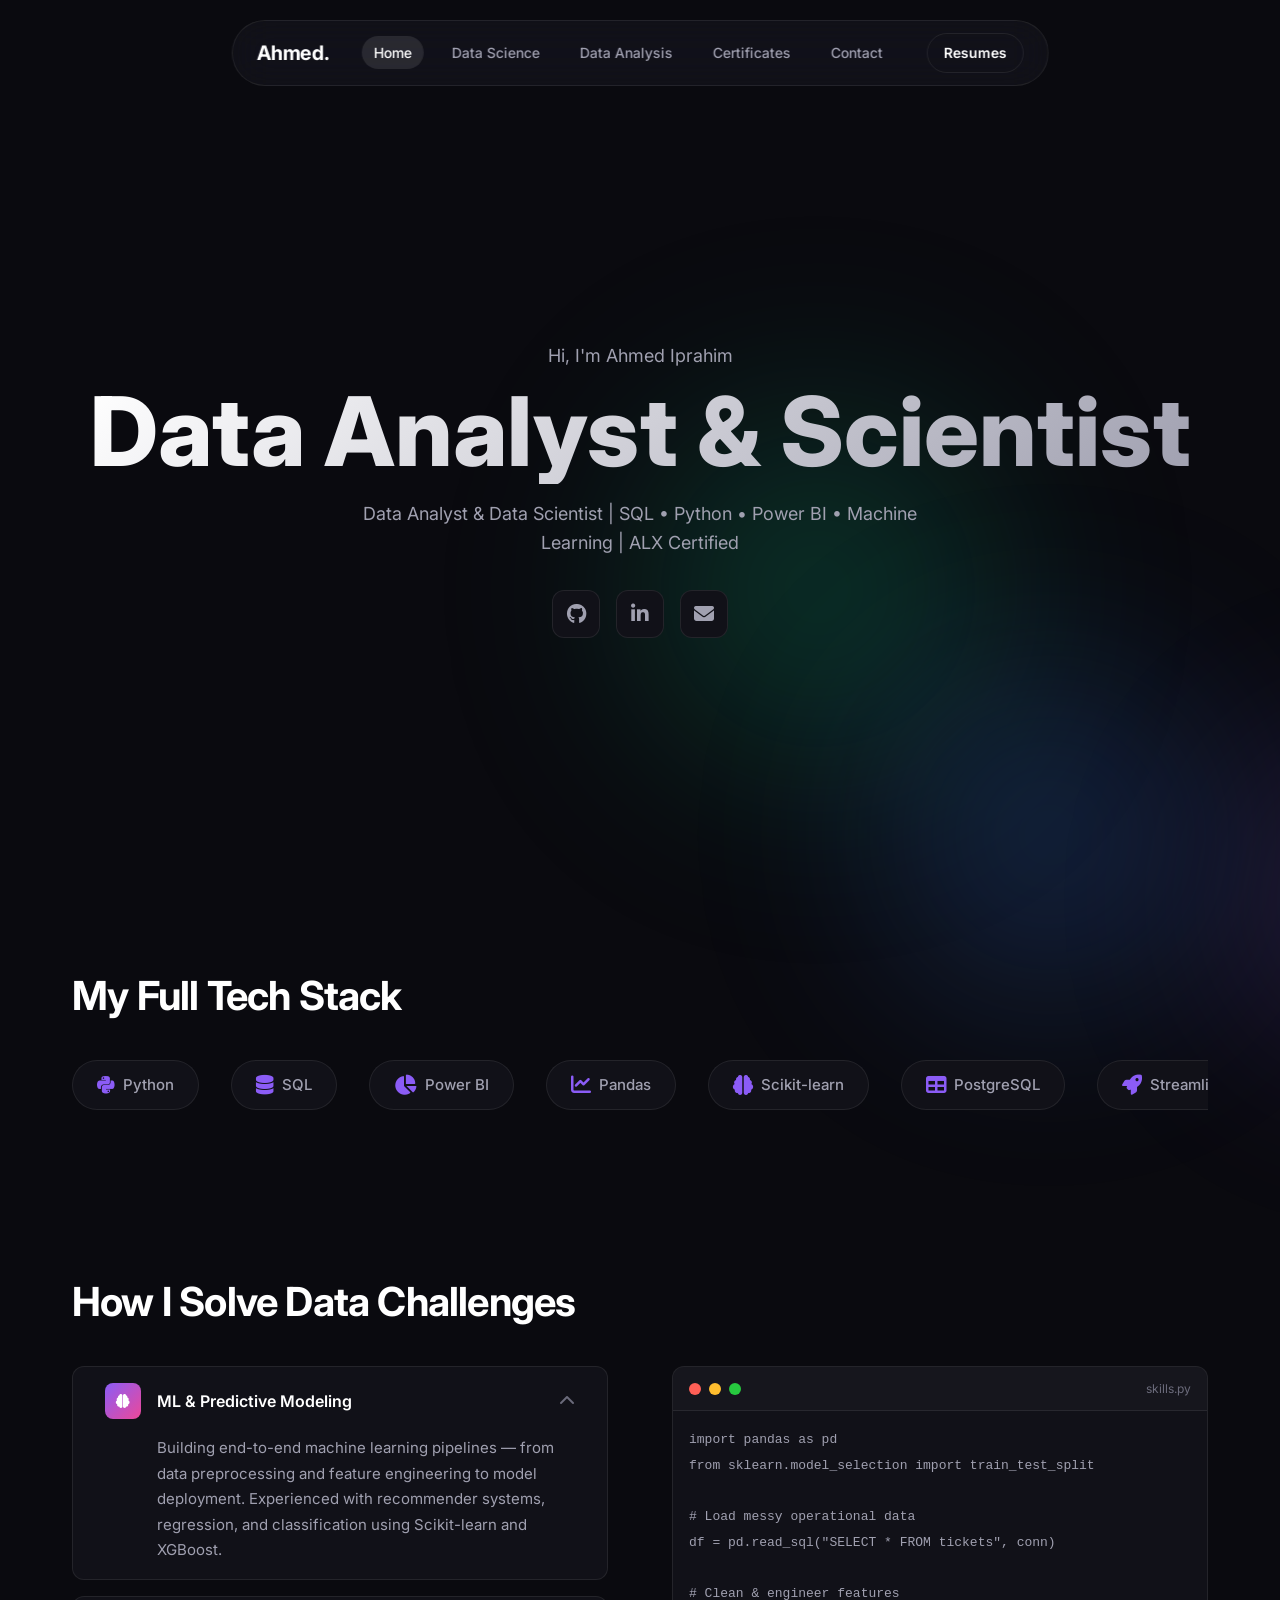
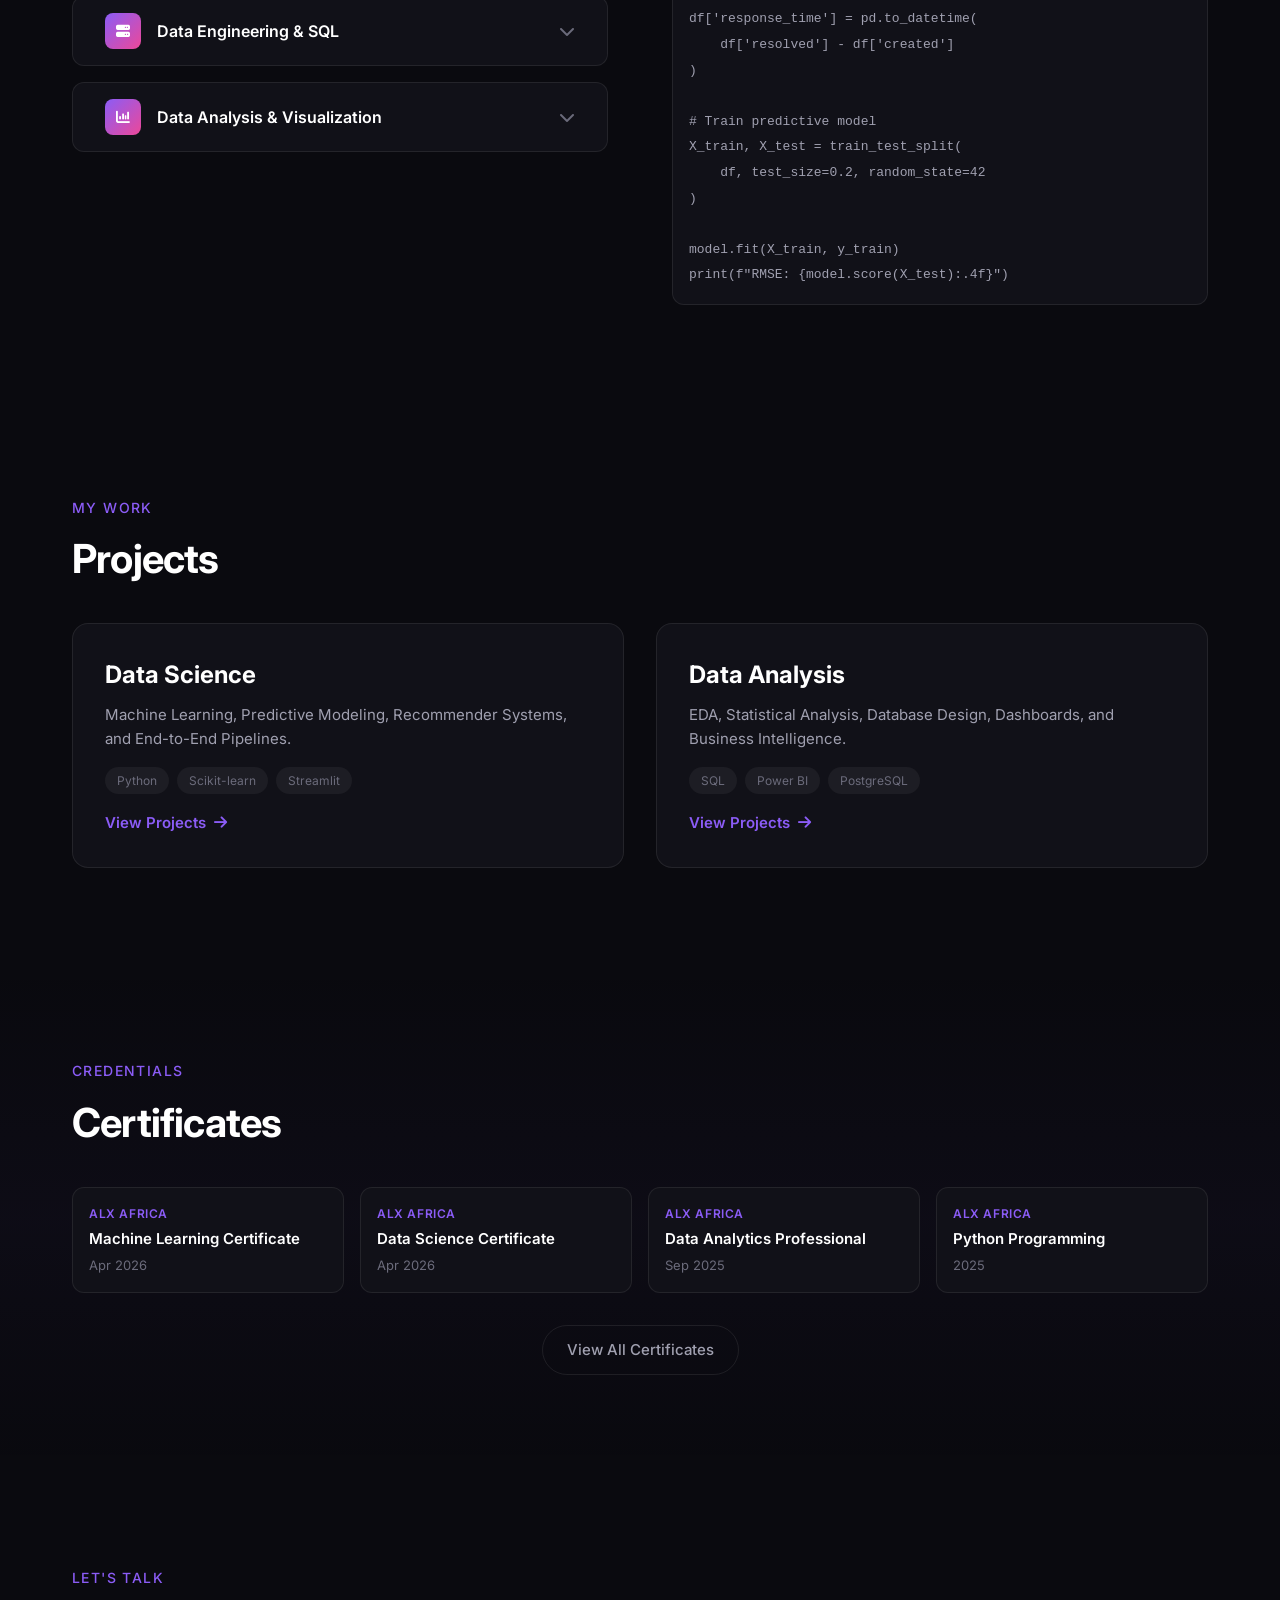
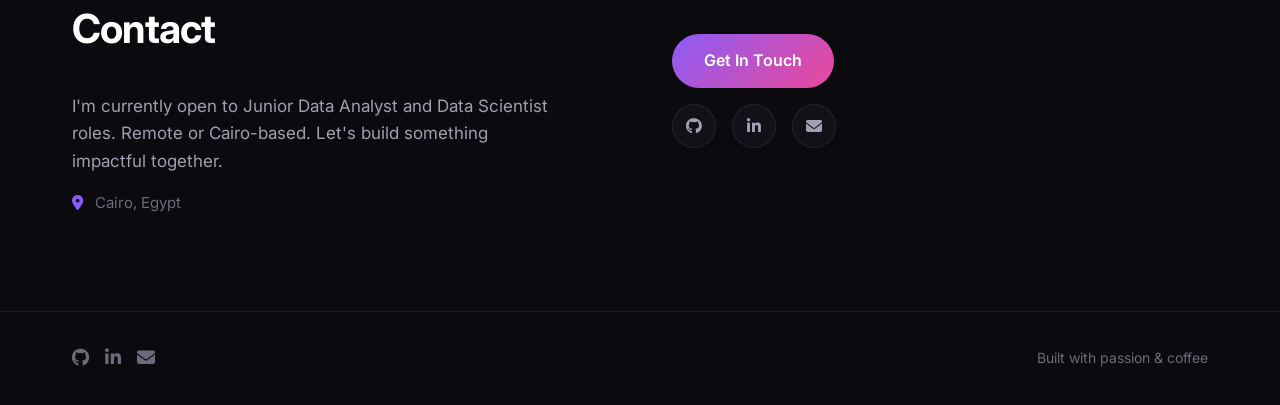
<file: index.html>
<!DOCTYPE html>
<!-- 
  CRASH COURSE: <!DOCTYPE html>
  This tells the browser: "Use modern HTML5 rules."
  Without it, browsers switch to "quirks mode" and your site looks broken.
-->
<html lang="en">
<!-- 
  <html> is the root container. Everything lives inside it.
  lang="en" tells screen readers and search engines this is English.
-->

<head>
  <!-- 
    <head> = The "brain" of the page. 
    Nothing here is visible. It holds settings, title, and style links.
  -->

  <meta charset="UTF-8">
  <!-- 
    CHARSET: Tells browser how to read text.
    UTF-8 supports Arabic, emojis, and special characters.
  -->

  <meta name="viewport" content="width=device-width, initial-scale=1.0">
  <!-- 
    VIEWPORT: Critical for mobile.
    "width=device-width" = match phone screen width.
    "initial-scale=1.0" = don't zoom in/out on load.
    Without this, your site looks tiny on phones.
  -->

  <title>Ahmed Iprahim | Data Analyst & Data Scientist</title>
  <!-- 
    TITLE: Shows in the browser tab and Google search results.
    Keep it under 60 characters.
  -->

  <!-- Google Fonts: Inter (clean, modern, used by most tech portfolios) -->
  <link rel="preconnect" href="https://fonts.googleapis.com">
  <link rel="preconnect" href="https://fonts.gstatic.com" crossorigin>
  <link href="https://fonts.googleapis.com/css2?family=Inter:wght@300;400;500;600;700;800&display=swap" rel="stylesheet">
  <!-- 
    FONTS: We load Inter from Google.
    "preconnect" makes it load faster.
    Weights: 300=light, 400=normal, 600=semi-bold, 800=extra-bold.
  -->

  <!-- Link to our CSS file (we create this in Step 2) -->
  <link rel="stylesheet" href="css/style.css">

  <!-- Font Awesome: Free icons (GitHub, LinkedIn, etc.) -->
  <link rel="stylesheet" href="https://cdnjs.cloudflare.com/ajax/libs/font-awesome/6.5.1/css/all.min.css">
</head>

<body>
  <!-- 
    <body> = Everything visible on screen starts here.
    Think of it as the canvas.
  -->

  <!-- ===================== NAVIGATION ===================== -->
  <nav class="glass-nav">
    <!-- 
      <nav> = Navigation landmark. Screen readers announce "navigation."
      class="glass-nav" = we'll style this in CSS to look like AyaNexus's glass pill.
    -->
    <div class="nav-container">
      <!-- 
        <div> = Division. A generic box with no meaning.
        We use it to group things for styling.
        "container" = standard name for a centered content wrapper.
      -->

      <a href="index.html" class="nav-logo">Ahmed.</a>
      <!-- 
        <a> = Anchor = Link.
        href="index.html" = clicking goes to home page.
        class="nav-logo" = we'll style this as your name/logo.
      -->

      <ul class="nav-links">
        <!-- 
          <ul> = Unordered List (bullet points, but we remove bullets in CSS).
          <li> = List Item. Each navigation link is one item.
        -->
        <li><a href="index.html" class="active">Home</a></li>
        <li><a href="data-science.html">Data Science</a></li>
        <li><a href="data-analysis.html">Data Analysis</a></li>
        <li><a href="certificates.html">Certificates</a></li>
        <li><a href="contact.html">Contact</a></li>
      </ul>

      <a href="resume.html" class="nav-resume">Resumes</a>
      <!-- 
        target="_blank" = Opens in new tab.
        Good for PDFs and external links so user doesn't leave your site.
      -->
    </div>
  </nav>

  <!-- ===================== FLOATING ORBS (Mouse Effect) ===================== -->
  <div class="orb orb-1"></div>
  <div class="orb orb-2"></div>
  <div class="orb orb-3"></div>
  <!-- 
    These are the colored gradient blobs that follow your mouse.
    We create 3 divs (boxes) with no content — just color and blur.
    JavaScript will move them in Step 2.
  -->

  <!-- ===================== HERO SECTION ===================== -->
  <section id="hero">
    <!-- 
      <section> = Thematic grouping of content.
      id="hero" = unique identifier. The nav can link to #hero.
      The hero is the top area with your name and title.
    -->
    <div class="container">
      <p class="greeting">Hi, I'm Ahmed Iprahim</p>
      <!-- class="greeting" = small text above main title -->

      <h1 class="hero-title">Data Analyst & Scientist</h1>

      <!-- 
        <h1> = The most important heading on the page.
        There should be only ONE h1 per page (SEO rule).
        This is what Google reads first.
      -->

      <p 
      class="hero-subtitle">Data Analyst & Data Scientist | SQL • Python • Power BI • Machine Learning | ALX Certified

      </p>
      <!-- 
        <p> = Paragraph. 
        The • symbol is a bullet (Alt+7 on Windows, Option+8 on Mac).
      -->

      <div class="social-links">
        <!-- 
          Social icon buttons.
          <i> = icon (from Font Awesome).
          fa-brands = brand icons (GitHub, LinkedIn).
          fa-github = the GitHub cat icon.
        -->
        <a href="https://github.com/afadamarcello-code" target="_blank" aria-label="GitHub">
          <i class="fa-brands fa-github"></i>
        </a>
        <a href="https://linkedin.com/in/ahmed-iprahim-a51240133" target="_blank" aria-label="LinkedIn">
          <i class="fa-brands fa-linkedin-in"></i>
        </a>
        <a href="mailto:ahmediprahim750@gmail.com" aria-label="Email">
          <i class="fa-solid fa-envelope"></i>
        </a>
        <!-- 
          aria-label = Accessibility text for screen readers.
          Blind users hear "GitHub" instead of silence.
        -->
      </div>
    </div>
  </section>


  

  <!-- ===================== TECH STACK MARQUEE ===================== -->
  <section id="tech-stack">
    <div class="container">
      <h2 class="section-title">My Full Tech Stack</h2>
      <!-- <h2> = Second-level heading. Used for section titles. -->

      <div class="marquee">
        <!-- Marquee = infinite scrolling container -->
        <div class="marquee-content">
          <!-- We duplicate items to create seamless loop -->
          <span class="tech-item"><i class="fa-brands fa-python"></i> Python</span>
          <span class="tech-item"><i class="fa-solid fa-database"></i> SQL</span>
          <span class="tech-item"><i class="fa-solid fa-chart-pie"></i> Power BI</span>
          <span class="tech-item"><i class="fa-solid fa-chart-line"></i> Pandas</span>
          <span class="tech-item"><i class="fa-solid fa-brain"></i> Scikit-learn</span>
          <span class="tech-item"><i class="fa-solid fa-table"></i> PostgreSQL</span>
          <span class="tech-item"><i class="fa-solid fa-rocket"></i> Streamlit</span>
          <span class="tech-item"><i class="fa-brands fa-git-alt"></i> Git</span>
          <span class="tech-item"><i class="fa-brands fa-github"></i> GitHub</span>
          <!-- Duplicate for seamless loop -->
          <span class="tech-item"><i class="fa-brands fa-python"></i> Python</span>
          <span class="tech-item"><i class="fa-solid fa-database"></i> SQL</span>
          <span class="tech-item"><i class="fa-solid fa-chart-pie"></i> Power BI</span>
          <span class="tech-item"><i class="fa-solid fa-chart-line"></i> Pandas</span>
          <span class="tech-item"><i class="fa-solid fa-brain"></i> Scikit-learn</span>
          <span class="tech-item"><i class="fa-solid fa-table"></i> PostgreSQL</span>
          <span class="tech-item"><i class="fa-solid fa-chart-pie"></i> Power BI</span>
          <span class="tech-item"><i class="fa-solid fa-rocket"></i> Streamlit</span>
          <span class="tech-item"><i class="fa-brands fa-git-alt"></i> Git</span>
          <span class="tech-item"><i class="fa-brands fa-github"></i> GitHub</span>
        </div>
      </div>
    </div>
  </section>

  <!-- ===================== SKILLS ACCORDION ===================== -->
  <section id="skills">
    <div class="container">
      <h2 class="section-title">How I Solve Data Challenges</h2>

      <div class="skills-grid">
        <!-- Left: Accordion -->
        <div class="accordion">
          <!-- 
            Accordion = collapsible sections.
            Each item has a button (header) and a panel (hidden content).
          -->

          <div class="accordion-item active">
            <!-- "active" class means this one starts open -->
            <button class="accordion-header">
              <span class="accordion-icon"><i class="fa-solid fa-brain"></i></span>
              <span>ML & Predictive Modeling</span>
              <i class="fa-solid fa-chevron-down arrow"></i>
            </button>
            <div class="accordion-panel">
              <p>Building end-to-end machine learning pipelines — from data preprocessing and feature engineering to model deployment. Experienced with recommender systems, regression, and classification using Scikit-learn and XGBoost.</p>
            </div>
          </div>

          <div class="accordion-item">
            <button class="accordion-header">
              <span class="accordion-icon"><i class="fa-solid fa-server"></i></span>
              <span>Data Engineering & SQL</span>
              <i class="fa-solid fa-chevron-down arrow"></i>
            </button>
            <div class="accordion-panel">
              <p>Designing relational databases in PostgreSQL with complex schemas, constraints, and normalization. Writing advanced queries with CTEs, window functions, and JOINs. Building data pipelines that turn messy operational data into clean, queryable structures.</p>
            </div>
          </div>

          <div class="accordion-item">
            <button class="accordion-header">
              <span class="accordion-icon"><i class="fa-solid fa-chart-column"></i></span>
              <span>Data Analysis & Visualization</span>
              <i class="fa-solid fa-chevron-down arrow"></i>
            </button>
            <div class="accordion-panel">
              <p>Exploratory Data Analysis on real-world datasets. Creating interactive dashboards in Power BI and Plotly. Translating raw numbers into business insights that drive decisions.</p>
            </div>
          </div>
        </div>

        <!-- Right: Code Block Decoration -->
        <div class="code-block">
          <div class="code-header">
            <span class="dot red"></span>
            <span class="dot yellow"></span>
            <span class="dot green"></span>
            <span class="code-title">skills.py</span>
          </div>
          <pre class="code-body"><code>import pandas as pd
from sklearn.model_selection import train_test_split

# Load messy operational data
df = pd.read_sql("SELECT * FROM tickets", conn)

# Clean & engineer features
df['response_time'] = pd.to_datetime(
    df['resolved'] - df['created']
)

# Train predictive model
X_train, X_test = train_test_split(
    df, test_size=0.2, random_state=42
)

model.fit(X_train, y_train)
print(f"RMSE: {model.score(X_test):.4f}")</code></pre>
        </div>
      </div>
    </div>
  </section>

  <!-- ===================== PROJECTS PREVIEW ===================== -->
  <section id="projects-preview">
    <div class="container">
      <p class="section-label">My Work</p>
      <h2 class="section-title">Projects</h2>

      <div class="project-categories">
        <!-- Data Science Card -->
        <a href="data-science.html" class="category-card ds-card">
          <div class="card-glow"></div>
          <div class="card-content">
            <h3>Data Science</h3>
            <p>Machine Learning, Predictive Modeling, Recommender Systems, and End-to-End Pipelines.</p>
            <div class="card-tags">
              <span>Python</span>
              <span>Scikit-learn</span>
              <span>Streamlit</span>
            </div>
            <span class="card-link">View Projects <i class="fa-solid fa-arrow-right"></i></span>
          </div>
        </a>

        <!-- Data Analysis Card -->
        <a href="data-analysis.html" class="category-card da-card">
          <div class="card-glow"></div>
          <div class="card-content">
            <h3>Data Analysis</h3>
            <p>EDA, Statistical Analysis, Database Design, Dashboards, and Business Intelligence.</p>
            <div class="card-tags">
              <span>SQL</span>
              <span>Power BI</span>
              <span>PostgreSQL</span>
            </div>
            <span class="card-link">View Projects <i class="fa-solid fa-arrow-right"></i></span>
          </div>
        </a>
      </div>
    </div>
  </section>

  <!-- ===================== CERTIFICATES PREVIEW ===================== -->
  <section id="certificates-preview">
    <div class="container">
      <p class="section-label">Credentials</p>
      <h2 class="section-title">Certificates</h2>

      <div class="certs-grid">
        <div class="cert-card">
          <div class="cert-org">ALX Africa</div>
          <h4>Machine Learning Certificate</h4>
          <p class="cert-date">Apr 2026</p>
        </div>
        <div class="cert-card">
          <div class="cert-org">ALX Africa</div>
          <h4>Data Science Certificate</h4>
          <p class="cert-date">Apr 2026</p>
        </div>
        <div class="cert-card">
          <div class="cert-org">ALX Africa</div>
          <h4>Data Analytics Professional</h4>
          <p class="cert-date">Sep 2025</p>
        </div>
        <div class="cert-card">
          <div class="cert-org">ALX Africa</div>
          <h4>Python Programming</h4>
          <p class="cert-date">2025</p>
        </div>
      </div>

      <div class="center-btn">
        <a href="certificates.html" class="btn-outline">View All Certificates</a>
      </div>
    </div>
  </section>

  <!-- ===================== CONTACT PREVIEW ===================== -->
  <section id="contact-preview">
    <div class="container">
      <div class="contact-grid">
        <div class="contact-text">
          <p class="section-label">Let's talk</p>
          <h2 class="section-title">Contact</h2>
          <p class="contact-desc">
            I'm currently open to Junior Data Analyst and Data Scientist roles. 
            Remote or Cairo-based. Let's build something impactful together.
          </p>
          <p class="contact-location">
            <i class="fa-solid fa-location-dot"></i> Cairo, Egypt
          </p>
        </div>

        <div class="contact-cta">
          <a href="contact.html" class="btn-primary">Get In Touch</a>
          <div class="contact-social">
            <a href="https://github.com/afadamarcello-code" target="_blank"><i class="fa-brands fa-github"></i></a>
            <a href="https://linkedin.com/in/ahmed-iprahim-a51240133" target="_blank"><i class="fa-brands fa-linkedin-in"></i></a>
            <a href="mailto:ahmediprahim750@gmail.com"><i class="fa-solid fa-envelope"></i></a>
          </div>
        </div>
      </div>
    </div>
  </section>

  <!-- ===================== FOOTER ===================== -->
  <footer>
    <div class="container">
      <div class="footer-content">
        <div class="footer-social">
          <a href="https://github.com/afadamarcello-code" target="_blank" aria-label="GitHub"><i class="fa-brands fa-github"></i></a>
          <a href="https://linkedin.com/in/ahmed-iprahim-a51240133" target="_blank" aria-label="LinkedIn"><i class="fa-brands fa-linkedin-in"></i></a>
          <a href="mailto:ahmediprahim750@gmail.com" aria-label="Email"><i class="fa-solid fa-envelope"></i></a>
        </div>
        <p class="footer-text">Built with passion & coffee</p>
      </div>
    </div>
  </footer>

  <!-- Link to our JavaScript file (we create this in Step 2) -->
  <script src="js/script.js"></script>
</body>
</html>
</file>
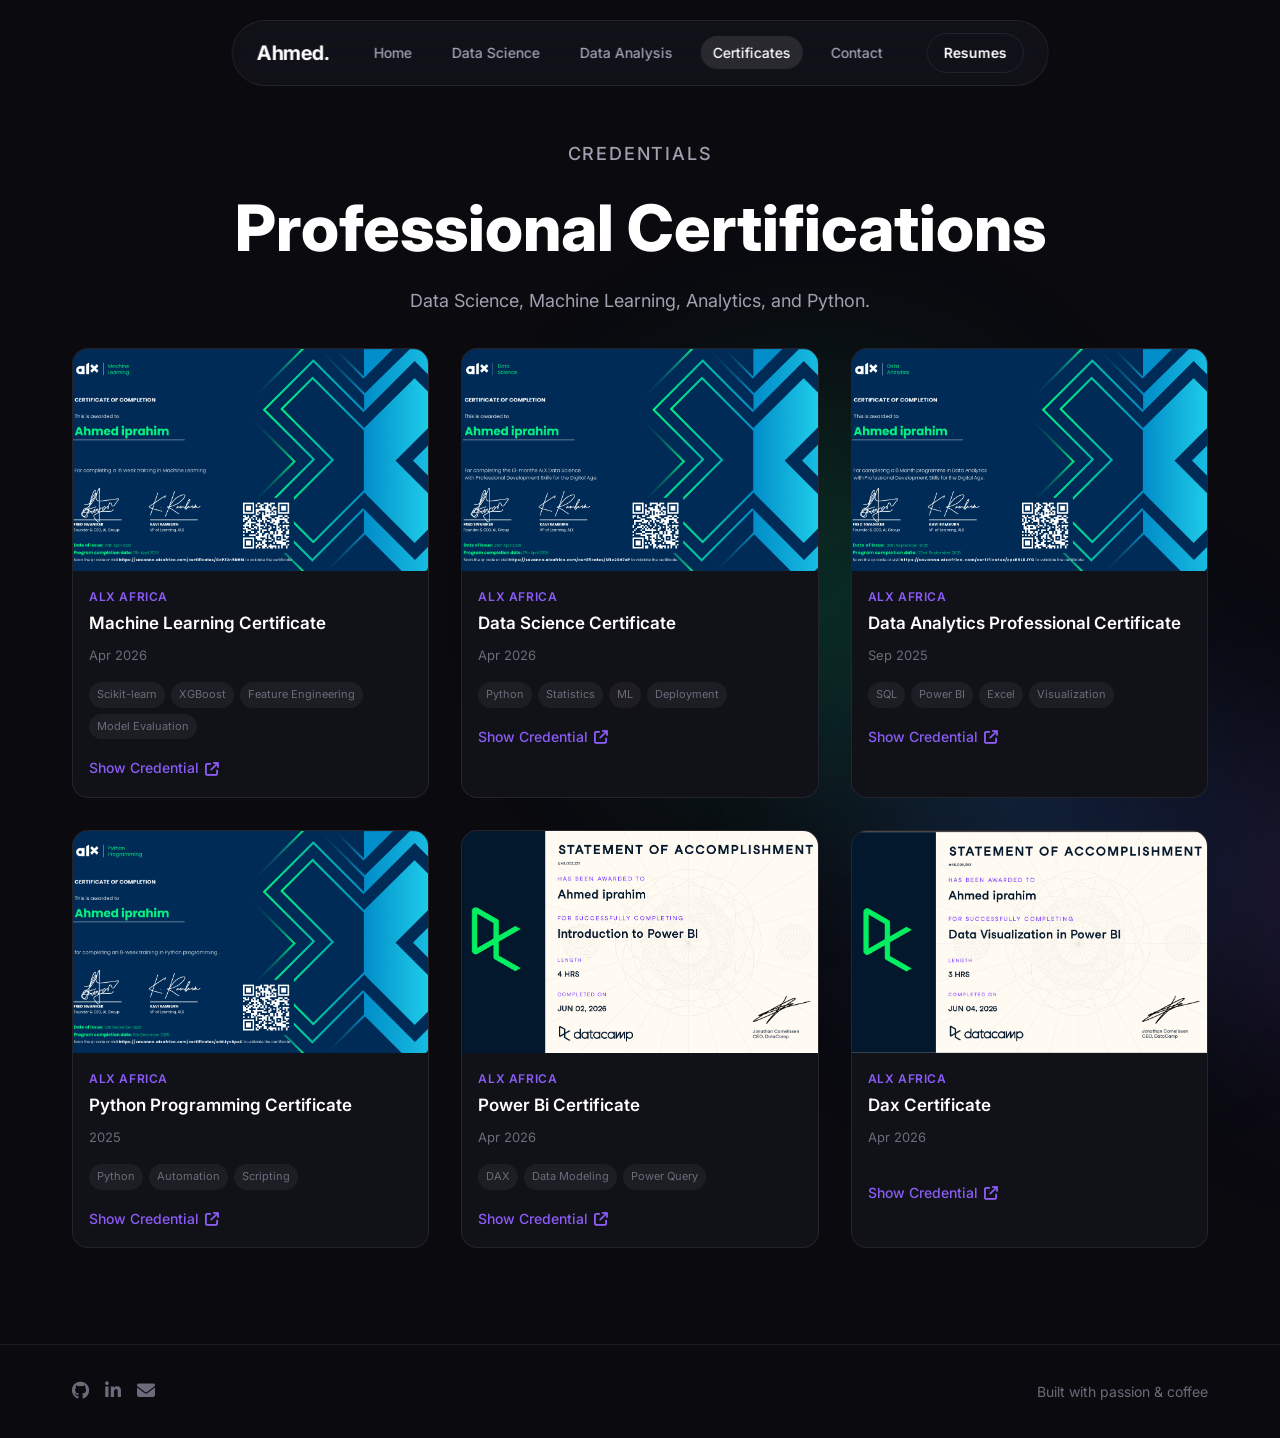
<file: certificates.html>
<!DOCTYPE html>
<html lang="en">
<head>
  <meta charset="UTF-8">
  <meta name="viewport" content="width=device-width, initial-scale=1.0">
  <title>Certificates | Ahmed Iprahim</title>
  <link rel="preconnect" href="https://fonts.googleapis.com">
  <link href="https://fonts.googleapis.com/css2?family=Inter:wght@300;400;500;600;700;800&display=swap" rel="stylesheet">
  <link rel="stylesheet" href="css/style.css">
  <link rel="stylesheet" href="https://cdnjs.cloudflare.com/ajax/libs/font-awesome/6.5.1/css/all.min.css">
  <style>
    .page-header {
      padding-top: 140px;
      padding-bottom: var(--space-md);
      text-align: center;
    }

    .page-header h1 {
      font-size: clamp(2.5rem, 5vw, 4rem);
      font-weight: 800;
      margin-bottom: var(--space-xs);
    }

    .page-header p {
      color: var(--text-secondary);
      font-size: 1.125rem;
    }

    .certs-page-grid {
      display: grid;
      grid-template-columns: repeat(auto-fill, minmax(300px, 1fr));
      gap: var(--space-md);
      padding-bottom: var(--space-xl);
    }

    .cert-page-card {
      background: var(--bg-secondary);
      border: 1px solid var(--border-glass);
      border-radius: var(--radius-lg);
      overflow: hidden;
      transition: all 0.3s ease;
    }

    .cert-page-card:hover {
      transform: translateY(-4px);
      border-color: var(--accent-purple);
      box-shadow: 0 10px 30px rgba(139, 92, 246, 0.15);
    }

    .cert-image {
  width: 100%;
  aspect-ratio: 16 / 10;
  background: linear-gradient(135deg, rgba(139, 92, 246, 0.2), rgba(236, 72, 153, 0.2));
  display: flex;
  align-items: center;
  justify-content: center;
  font-size: 3rem;
  color: var(--accent-purple);
  overflow: hidden;
  position: relative;
}

.cert-image img {
  width: 100%;
  height: 100%;
  object-fit: cover;
  object-position: top center;
  display: block;
}

.cert-image .fallback-icon {
  position: absolute;
  top: 50%;
  left: 50%;
  transform: translate(-50%, -50%);
}

    .cert-page-body {
      padding: var(--space-sm);
    }

    .cert-page-org {
      color: var(--accent-purple);
      font-size: 0.75rem;
      font-weight: 600;
      text-transform: uppercase;
      letter-spacing: 0.05em;
      margin-bottom: 0.25rem;
    }

    .cert-page-body h3 {
      font-size: 1.0625rem;
      font-weight: 600;
      margin-bottom: 0.5rem;
    }

    .cert-page-date {
      color: var(--text-muted);
      font-size: 0.8125rem;
      margin-bottom: var(--space-sm);
    }

    .cert-page-tags {
      display: flex;
      flex-wrap: wrap;
      gap: 0.375rem;
      margin-bottom: var(--space-sm);
    }

    .cert-page-tags span {
      padding: 0.25rem 0.5rem;
      background: rgba(255, 255, 255, 0.05);
      border-radius: var(--radius-full);
      font-size: 0.6875rem;
      color: var(--text-muted);
    }

    .cert-link {
      display: inline-flex;
      align-items: center;
      gap: 0.375rem;
      color: var(--accent-purple);
      font-size: 0.875rem;
      font-weight: 500;
      text-decoration: none;
    }

    .cert-link:hover {
      text-decoration: underline;
    }

    @media (max-width: 768px) {
      .certs-page-grid {
        grid-template-columns: 1fr;
      }
    }
  </style>
</head>
<body>
  <div class="orb orb-1"></div>
  <div class="orb orb-2"></div>
  <div class="orb orb-3"></div>

  <nav class="glass-nav">
    <div class="nav-container">
      <a href="index.html" class="nav-logo">Ahmed.</a>
      <ul class="nav-links">
        <li><a href="index.html">Home</a></li>
        <li><a href="data-science.html">Data Science</a></li>
        <li><a href="data-analysis.html">Data Analysis</a></li>
        <li><a href="certificates.html" class="active">Certificates</a></li>
        <li><a href="contact.html">Contact</a></li>
      </ul>
      <a href="resume.html" class="nav-resume">Resumes</a>
    </div>
  </nav>

  <section class="page-header">
    <div class="container">
      <p class="section-label">Credentials</p>
      <h1>Professional Certifications</h1>
      <p>Data Science, Machine Learning, Analytics, and Python.</p>
    </div>
  </section>

  <section class="container">
    <div class="certs-page-grid">

      <div class="cert-page-card">
        <div class="cert-image">
  <img src="assets/images/certs/199-machine-learning-certificate-ahmed-iprahim.png" 
       alt="Machine Learning Certificate" 
       onerror="this.style.display='none'; this.parentElement.querySelector('.fallback-icon').style.display='block';">
  <i class="fa-solid fa-award fallback-icon" style="display:none;"></i>
        </div>
        <div class="cert-page-body">
          <div class="cert-page-org">ALX Africa</div>
          <h3>Machine Learning Certificate</h3>
          <p class="cert-page-date">Apr 2026</p>
          <div class="cert-page-tags">
            <span>Scikit-learn</span>
            <span>XGBoost</span>
            <span>Feature Engineering</span>
            <span>Model Evaluation</span>
          </div>
          <a href="#" class="cert-link">Show Credential <i class="fa-solid fa-arrow-up-right-from-square"></i></a>
        </div>
      </div>

      <div class="cert-page-card">
         <div class="cert-image">
  <img src="assets/images/certs/84-data-science-certificate-ahmed-iprahim.png" 
       alt="Data Science Certificate" 
       onerror="this.style.display='none'; this.parentElement.querySelector('.fallback-icon').style.display='block';">
  <i class="fa-solid fa-award fallback-icon" style="display:none;"></i>
        </div>
        <div class="cert-page-body">
          <div class="cert-page-org">ALX Africa</div>
          <h3>Data Science Certificate</h3>
          <p class="cert-page-date">Apr 2026</p>
          <div class="cert-page-tags">
            <span>Python</span>
            <span>Statistics</span>
            <span>ML</span>
            <span>Deployment</span>
          </div>
          <a href="#" class="cert-link">Show Credential <i class="fa-solid fa-arrow-up-right-from-square"></i></a>
        </div>
      </div>

      <div class="cert-page-card">
         <div class="cert-image">
  <img src="assets/images/certs/51-data-analytics-certificate-ahmed-iprahim.png" 
       alt="Data Analytics Professional Certificate" 
       onerror="this.style.display='none'; this.parentElement.querySelector('.fallback-icon').style.display='block';">
  <i class="fa-solid fa-award fallback-icon" style="display:none;"></i>
        </div>
        <div class="cert-page-body">
          <div class="cert-page-org">ALX Africa</div>
          <h3>Data Analytics Professional Certificate</h3>
          <p class="cert-page-date">Sep 2025</p>
          <div class="cert-page-tags">
            <span>SQL</span>
            <span>Power BI</span>
            <span>Excel</span>
            <span>Visualization</span>
          </div>
          <a href="#" class="cert-link">Show Credential <i class="fa-solid fa-arrow-up-right-from-square"></i></a>
        </div>
      </div>

      <div class="cert-page-card">
         <div class="cert-image">
  <img src="assets/images/certs/189-python-programming-certificate-ahmed-iprahim.png" 
       alt="Python Programming Certificate" 
       onerror="this.style.display='none'; this.parentElement.querySelector('.fallback-icon').style.display='block';">
  <i class="fa-solid fa-award fallback-icon" style="display:none;"></i>
        </div>
        <div class="cert-page-body">
          <div class="cert-page-org">ALX Africa</div>
          <h3>Python Programming Certificate</h3>
          <p class="cert-page-date">2025</p>
          <div class="cert-page-tags">
            <span>Python</span>
            <span>Automation</span>
            <span>Scripting</span>
          </div>
          <a href="#" class="cert-link">Show Credential <i class="fa-solid fa-arrow-up-right-from-square"></i></a>
        </div>
      </div>
      

      <div class="cert-page-card">
         <div class="cert-image">
  <img src="assets/images/certs/Screenshot 2026-08-15 033236.png" 
       alt="Power Bi" 
       onerror="this.style.display='none'; this.parentElement.querySelector('.fallback-icon').style.display='block';">
  <i class="fa-solid fa-award fallback-icon" style="display:none;"></i>
        </div>
        <div class="cert-page-body">
          <div class="cert-page-org">ALX Africa</div>
          <h3>Power Bi Certificate</h3>
          <p class="cert-page-date">Apr 2026</p>
          <div class="cert-page-tags">
            <span>DAX</span>
            <span>Data Modeling</span>
            <span>Power Query</span>
          </div>
          <a href="#" class="cert-link">Show Credential <i class="fa-solid fa-arrow-up-right-from-square"></i></a>
        </div>
      </div>


       <div class="cert-page-card">
         <div class="cert-image">
  <img src="assets/images/certs/Screenshot 2026-08-15 033306.png" 
       alt="DAX" 
       onerror="this.style.display='none'; this.parentElement.querySelector('.fallback-icon').style.display='block';">
  <i class="fa-solid fa-award fallback-icon" style="display:none;"></i>
        </div>
        <div class="cert-page-body">
          <div class="cert-page-org">ALX Africa</div>
          <h3>Dax Certificate</h3>
          <p class="cert-page-date">Apr 2026</p>
          <div class="cert-page-tags">
            
          </div>
          <a href="#" class="cert-link">Show Credential <i class="fa-solid fa-arrow-up-right-from-square"></i></a>
        </div>
      </div>

    </div>
  </section>

  <footer>
    <div class="container">
      <div class="footer-content">
        <div class="footer-social">
          <a href="https://github.com/afadamarcello-code" target="_blank"><i class="fa-brands fa-github"></i></a>
          <a href="https://linkedin.com/in/ahmed-iprahim-a51240133" target="_blank"><i class="fa-brands fa-linkedin-in"></i></a>
          <a href="mailto:ahmediprahim750@gmail.com"><i class="fa-solid fa-envelope"></i></a>
        </div>
        <p class="footer-text">Built with passion & coffee</p>
      </div>
    </div>
  </footer>

  <script src="js/script.js"></script>
</body>
</html>
</file>
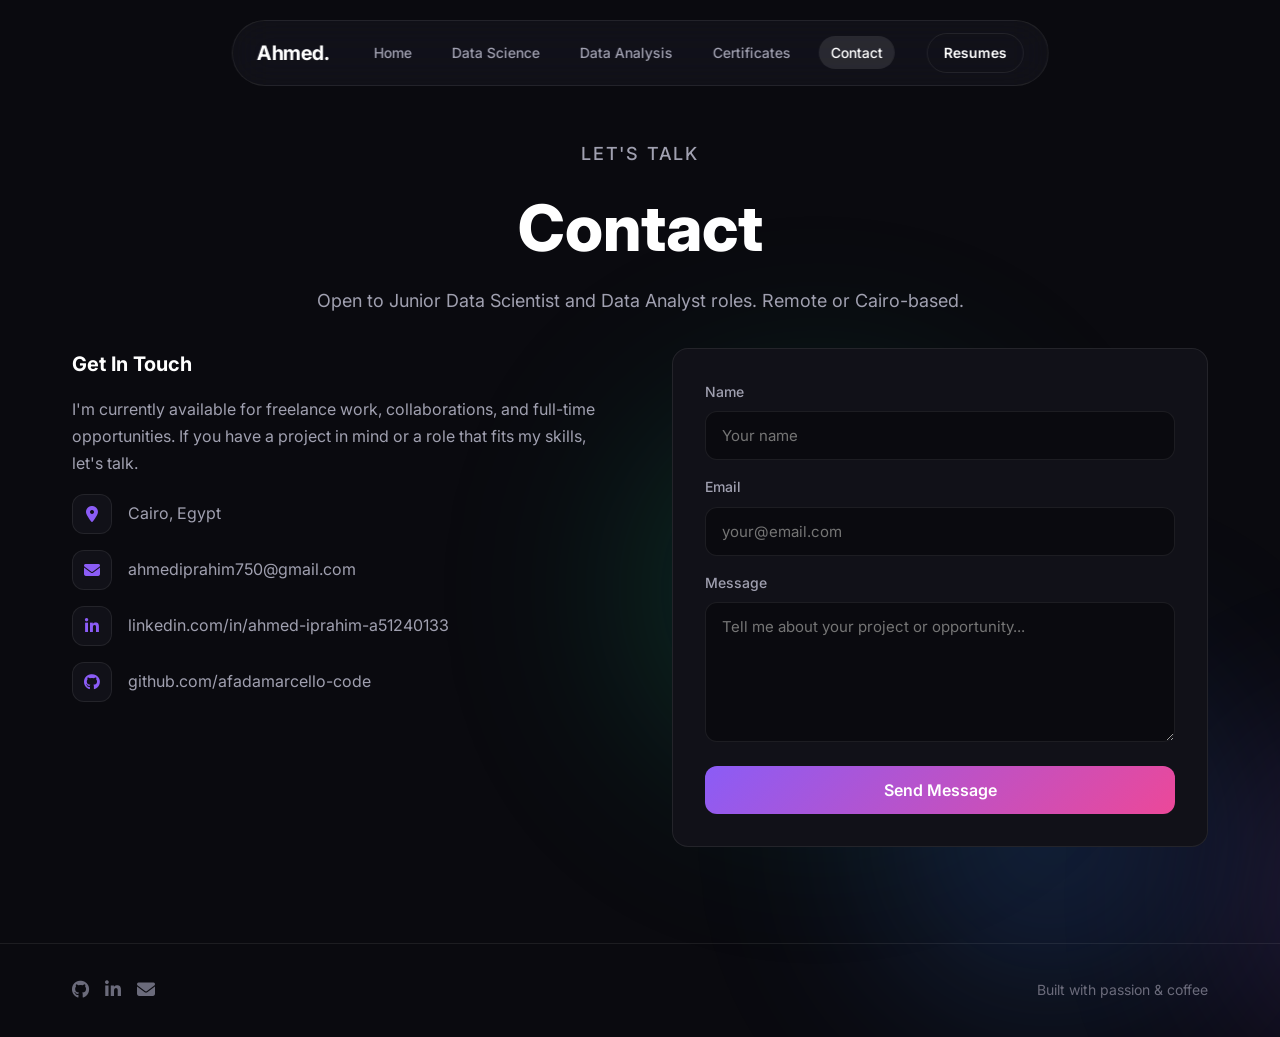
<file: contact.html>
<!DOCTYPE html>
<html lang="en">
<head>
  <meta charset="UTF-8">
  <meta name="viewport" content="width=device-width, initial-scale=1.0">
  <title>Contact | Ahmed Iprahim</title>
  <link rel="preconnect" href="https://fonts.googleapis.com">
  <link href="https://fonts.googleapis.com/css2?family=Inter:wght@300;400;500;600;700;800&display=swap" rel="stylesheet">
  <link rel="stylesheet" href="css/style.css">
  <link rel="stylesheet" href="https://cdnjs.cloudflare.com/ajax/libs/font-awesome/6.5.1/css/all.min.css">
  <style>
    .page-header {
      padding-top: 140px;
      padding-bottom: var(--space-md);
      text-align: center;
    }

    .page-header h1 {
      font-size: clamp(2.5rem, 5vw, 4rem);
      font-weight: 800;
      margin-bottom: var(--space-xs);
    }

    .page-header p {
      color: var(--text-secondary);
      font-size: 1.125rem;
    }

    .contact-section {
      padding-bottom: var(--space-xl);
    }

    .contact-grid {
      display: grid;
      grid-template-columns: 1fr 1fr;
      gap: var(--space-lg);
      align-items: start;
    }

    .contact-info h3 {
      font-size: 1.25rem;
      margin-bottom: var(--space-sm);
    }

    .contact-info p {
      color: var(--text-secondary);
      margin-bottom: var(--space-sm);
      line-height: 1.7;
    }

    .contact-detail {
      display: flex;
      align-items: center;
      gap: var(--space-sm);
      margin-bottom: var(--space-sm);
      color: var(--text-secondary);
    }

    .contact-detail i {
      width: 40px;
      height: 40px;
      display: flex;
      align-items: center;
      justify-content: center;
      background: var(--bg-secondary);
      border: 1px solid var(--border-glass);
      border-radius: var(--radius-md);
      color: var(--accent-purple);
    }

    .contact-detail a {
      color: var(--text-secondary);
      text-decoration: none;
      transition: color 0.3s ease;
    }

    .contact-detail a:hover {
      color: var(--text-primary);
    }

    /* FORM */
    .contact-form {
      background: var(--bg-secondary);
      border: 1px solid var(--border-glass);
      border-radius: var(--radius-lg);
      padding: var(--space-md);
    }

    .form-group {
      margin-bottom: var(--space-sm);
    }

    .form-group label {
      display: block;
      font-size: 0.875rem;
      font-weight: 500;
      margin-bottom: 0.5rem;
      color: var(--text-secondary);
    }

    .form-group input,
    .form-group textarea {
      width: 100%;
      padding: 0.875rem 1rem;
      background: var(--bg-primary);
      border: 1px solid var(--border-glass);
      border-radius: var(--radius-md);
      color: var(--text-primary);
      font-family: inherit;
      font-size: 0.9375rem;
      transition: border-color 0.3s ease;
    }

    .form-group input:focus,
    .form-group textarea:focus {
      outline: none;
      border-color: var(--accent-purple);
    }

    .form-group textarea {
      min-height: 140px;
      resize: vertical;
    }

    .form-submit {
      width: 100%;
      padding: 0.875rem;
      background: var(--gradient-purple);
      color: white;
      border: none;
      border-radius: var(--radius-md);
      font-family: inherit;
      font-size: 1rem;
      font-weight: 600;
      cursor: pointer;
      transition: all 0.3s ease;
    }

    .form-submit:hover {
      transform: translateY(-2px);
      box-shadow: 0 10px 30px rgba(139, 92, 246, 0.4);
    }

    @media (max-width: 768px) {
      .contact-grid {
        grid-template-columns: 1fr;
      }
    }
  </style>
</head>
<body>
  <div class="orb orb-1"></div>
  <div class="orb orb-2"></div>
  <div class="orb orb-3"></div>

  <nav class="glass-nav">
    <div class="nav-container">
      <a href="index.html" class="nav-logo">Ahmed.</a>
      <ul class="nav-links">
        <li><a href="index.html">Home</a></li>
        <li><a href="data-science.html">Data Science</a></li>
        <li><a href="data-analysis.html">Data Analysis</a></li>
        <li><a href="certificates.html">Certificates</a></li>
        <li><a href="contact.html" class="active">Contact</a></li>
      </ul>
      <a href="resume.html" class="nav-resume">Resumes</a>
    </div>
  </nav>

  <section class="page-header">
    <div class="container">
      <p class="section-label">Let's talk</p>
      <h1>Contact</h1>
      <p>Open to Junior Data Scientist and Data Analyst roles. Remote or Cairo-based.</p>
    </div>
  </section>

  <section class="contact-section container">
    <div class="contact-grid">
      <div class="contact-info">
        <h3>Get In Touch</h3>
        <p>I'm currently available for freelance work, collaborations, and full-time opportunities. If you have a project in mind or a role that fits my skills, let's talk.</p>

        <div class="contact-detail">
          <i class="fa-solid fa-location-dot"></i>
          <span>Cairo, Egypt</span>
        </div>

        <div class="contact-detail">
          <i class="fa-solid fa-envelope"></i>
          <a href="mailto:ahmediprahim750@gmail.com">ahmediprahim750@gmail.com</a>
        </div>

        <div class="contact-detail">
          <i class="fa-brands fa-linkedin-in"></i>
          <a href="https://linkedin.com/in/ahmed-iprahim-a51240133" target="_blank">linkedin.com/in/ahmed-iprahim-a51240133</a>
        </div>

        <div class="contact-detail">
          <i class="fa-brands fa-github"></i>
          <a href="https://github.com/afadamarcello-code" target="_blank">github.com/afadamarcello-code</a>
        </div>
      </div>

      <form class="contact-form" action="https://formspree.io/f/YOUR_FORM_ID" method="POST">
        <!-- 
           FORMSPREE SETUP (Free, no backend needed):
           1. Go to https://formspree.io/register
           2. Create a new form
           3. Copy your form endpoint URL
           4. Replace "YOUR_FORM_ID" above with your actual ID
           5. All submissions go to your email
        -->
        <div class="form-group">
          <label for="name">Name</label>
          <input type="text" id="name" name="name" required placeholder="Your name">
        </div>
        <div class="form-group">
          <label for="email">Email</label>
          <input type="email" id="email" name="email" required placeholder="your@email.com">
        </div>
        <div class="form-group">
          <label for="message">Message</label>
          <textarea id="message" name="message" required placeholder="Tell me about your project or opportunity..."></textarea>
        </div>
        <button type="submit" class="form-submit">Send Message</button>
      </form>
    </div>
  </section>

  <footer>
    <div class="container">
      <div class="footer-content">
        <div class="footer-social">
          <a href="https://github.com/afadamarcello-code" target="_blank"><i class="fa-brands fa-github"></i></a>
          <a href="https://linkedin.com/in/ahmed-iprahim-a51240133" target="_blank"><i class="fa-brands fa-linkedin-in"></i></a>
          <a href="mailto:ahmediprahim750@gmail.com"><i class="fa-solid fa-envelope"></i></a>
        </div>
        <p class="footer-text">Built with passion & coffee</p>
      </div>
    </div>
  </footer>

  <script src="js/script.js"></script>
</body>
</html>
</file>
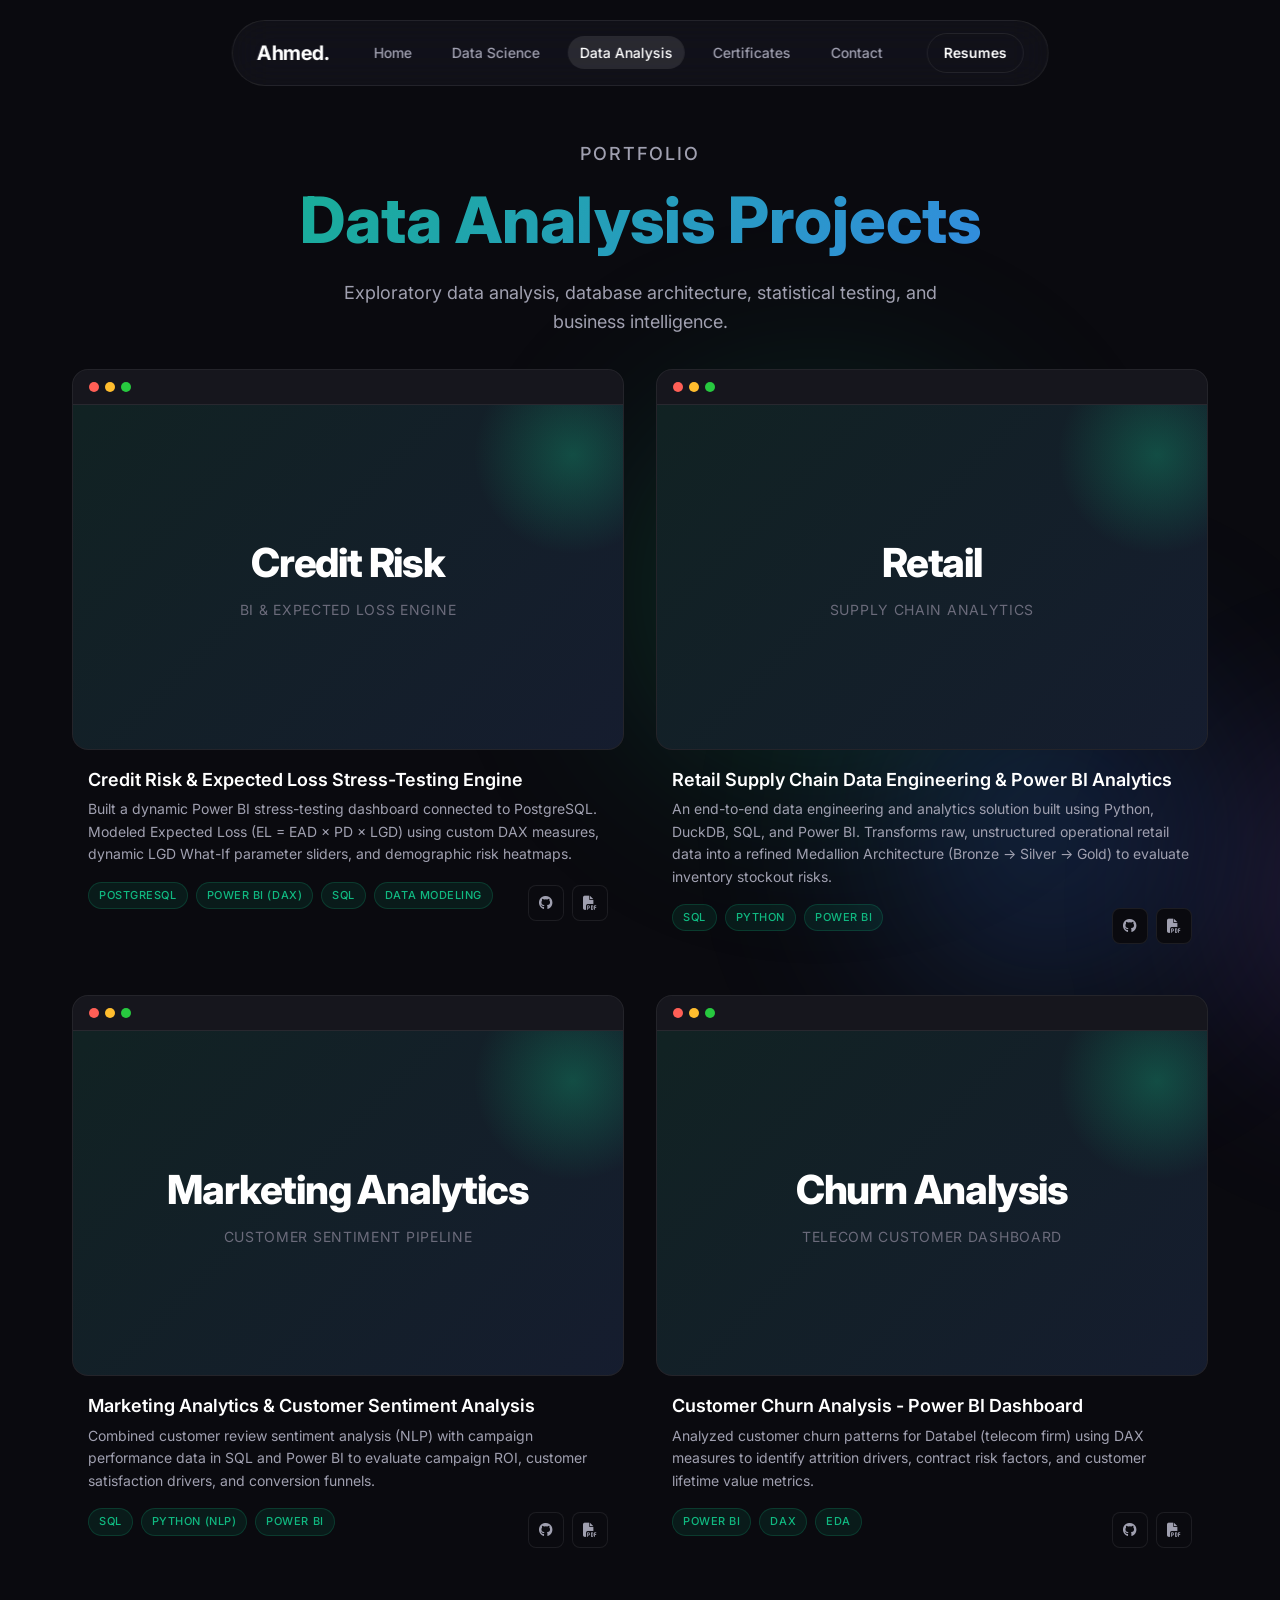
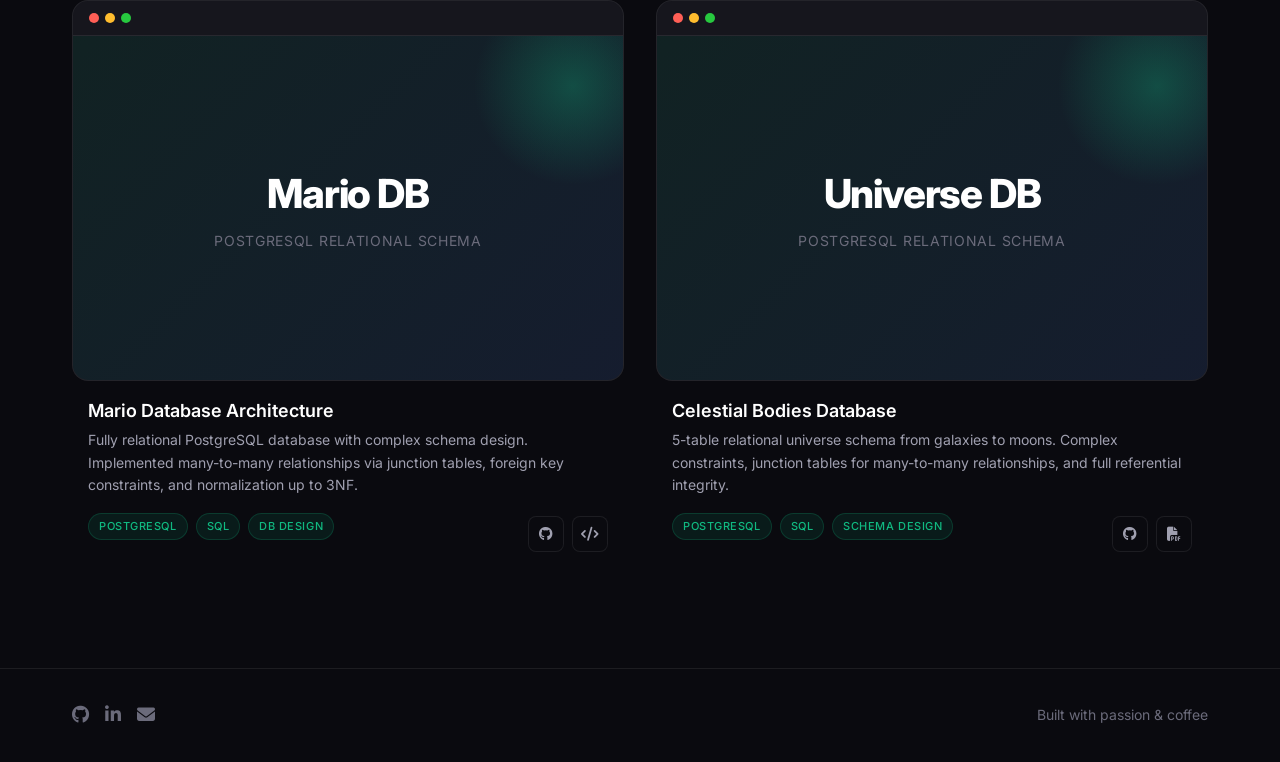
<file: data-analysis.html>
<!DOCTYPE html>
<html lang="en">
<head>
  <meta charset="UTF-8">
  <meta name="viewport" content="width=device-width, initial-scale=1.0">
  <title>Data Analysis Projects | Ahmed Iprahim</title>
  <link rel="preconnect" href="https://fonts.googleapis.com">
  <link href="https://fonts.googleapis.com/css2?family=Inter:wght@300;400;500;600;700;800&display=swap" rel="stylesheet">
  <link rel="stylesheet" href="css/style.css">
  <link rel="stylesheet" href="https://cdnjs.cloudflare.com/ajax/libs/font-awesome/6.5.1/css/all.min.css">
  <style>
    .page-header {
      padding-top: 140px;
      padding-bottom: var(--space-md);
      text-align: center;
    }

    .page-header h1 {
      font-size: clamp(2.5rem, 5vw, 4rem);
      font-weight: 800;
      margin-bottom: var(--space-xs);
      background: linear-gradient(135deg, #10b981, #3b82f6);
      -webkit-background-clip: text;
      -webkit-text-fill-color: transparent;
      background-clip: text;
    }

    .page-header p {
      color: var(--text-secondary);
      font-size: 1.125rem;
      max-width: 600px;
      margin: 0 auto;
    }

    .projects-grid {
      display: grid;
      grid-template-columns: repeat(auto-fill, minmax(380px, 1fr));
      gap: var(--space-md);
      padding-bottom: var(--space-xl);
    }

    .browser-mockup {
      position: relative;
      background: var(--bg-secondary);
      border: 1px solid var(--border-glass);
      border-radius: var(--radius-lg);
      overflow: hidden;
      transition: all 0.4s ease;
    }

    .browser-mockup:hover {
      transform: translateY(-6px);
      box-shadow: 0 20px 40px rgba(0, 0, 0, 0.4);
    }

    .browser-mockup::before {
      content: '';
      position: absolute;
      inset: 0;
      border-radius: var(--radius-lg);
      padding: 2px;
      background: linear-gradient(135deg, #10b981, #3b82f6);
      -webkit-mask: linear-gradient(#fff 0 0) content-box, linear-gradient(#fff 0 0);
      mask: linear-gradient(#fff 0 0) content-box, linear-gradient(#fff 0 0);
      -webkit-mask-composite: xor;
      mask-composite: exclude;
      opacity: 0;
      transition: opacity 0.4s ease;
      pointer-events: none;
    }

    .browser-mockup:hover::before {
      opacity: 1;
    }

    .browser-chrome {
      display: flex;
      align-items: center;
      gap: 6px;
      padding: 12px 16px;
      background: rgba(255, 255, 255, 0.02);
      border-bottom: 1px solid var(--border-glass);
    }

    .browser-dot {
      width: 10px;
      height: 10px;
      border-radius: 50%;
    }

    .browser-dot.red { background: #ff5f56; }
    .browser-dot.yellow { background: #ffbd2e; }
    .browser-dot.green { background: #27c93f; }

    .browser-content {
      aspect-ratio: 16 / 10;
      display: flex;
      align-items: center;
      justify-content: center;
      background: linear-gradient(135deg, rgba(16, 185, 129, 0.1), rgba(59, 130, 246, 0.1));
      position: relative;
      overflow: hidden;
    }

    .project-logo {
      font-size: 2.5rem;
      font-weight: 800;
      letter-spacing: -0.03em;
      color: var(--text-primary);
      text-align: center;
      z-index: 1;
    }

    .project-logo span {
      display: block;
      font-size: 0.875rem;
      font-weight: 400;
      color: var(--text-muted);
      margin-top: 4px;
      letter-spacing: 0.05em;
      text-transform: uppercase;
    }

    .browser-content::after {
      content: '';
      position: absolute;
      width: 200px;
      height: 200px;
      border-radius: 50%;
      background: radial-gradient(circle, rgba(16, 185, 129, 0.3), transparent 70%);
      top: -50px;
      right: -50px;
    }

    .card-info {
      padding: var(--space-sm);
    }

    .card-info h3 {
      font-size: 1.125rem;
      font-weight: 600;
      margin-bottom: 0.25rem;
    }

    .card-info p {
      color: var(--text-secondary);
      font-size: 0.875rem;
      line-height: 1.6;
      margin-bottom: var(--space-sm);
    }

    .card-meta {
      display: flex;
      justify-content: space-between;
      align-items: center;
    }

    .card-tags {
      display: flex;
      gap: 0.5rem;
      flex-wrap: wrap;
    }

    .card-tags span {
      padding: 0.25rem 0.625rem;
      background: rgba(16, 185, 129, 0.1);
      border: 1px solid rgba(16, 185, 129, 0.2);
      border-radius: var(--radius-full);
      font-size: 0.6875rem;
      font-weight: 500;
      color: #10b981;
      text-transform: uppercase;
      letter-spacing: 0.05em;
    }

    .card-links {
      display: flex;
      gap: 0.5rem;
    }

    .card-links a {
      width: 36px;
      height: 36px;
      display: flex;
      align-items: center;
      justify-content: center;
      border-radius: var(--radius-sm);
      background: var(--bg-primary);
      border: 1px solid var(--border-glass);
      color: var(--text-secondary);
      font-size: 0.875rem;
      text-decoration: none;
      transition: all 0.3s ease;
    }

    .card-links a:hover {
      color: var(--text-primary);
      border-color: #10b981;
    }

    @media (max-width: 768px) {
      .projects-grid {
        grid-template-columns: 1fr;
      }
    }
  </style>
</head>
<body>
  <div class="orb orb-1"></div>
  <div class="orb orb-2"></div>
  <div class="orb orb-3"></div>

  <nav class="glass-nav">
    <div class="nav-container">
      <a href="index.html" class="nav-logo">Ahmed.</a>
      <ul class="nav-links">
        <li><a href="index.html">Home</a></li>
        <li><a href="data-science.html">Data Science</a></li>
        <li><a href="data-analysis.html" class="active">Data Analysis</a></li>
        <li><a href="certificates.html">Certificates</a></li>
        <li><a href="contact.html">Contact</a></li>
      </ul>
      <a href="resume.html" class="nav-resume">Resumes</a>
    </div>
  </nav>

  <section class="page-header">
    <div class="container">
      <p class="section-label">Portfolio</p>
      <h1>Data Analysis Projects</h1>
      <p>Exploratory data analysis, database architecture, statistical testing, and business intelligence.</p>
    </div>
  </section>

  <section class="container">
    <div class="projects-grid">

      <!-- Flagship Project: Credit Risk & Expected Loss Engine -->
      <div class="project-card">
        <div class="browser-mockup" onclick="window.open('assets/projects/powerbi.png', '_blank')" style="cursor: pointer;">
          <div class="browser-chrome">
            <span class="browser-dot red"></span>
            <span class="browser-dot yellow"></span>
            <span class="browser-dot green"></span>
          </div>
          <div class="browser-content">
            <div class="project-logo">
              Credit Risk
              <span>BI & Expected Loss Engine</span>
            </div>
          </div>
        </div>
        <div class="card-info">
          <h3 onclick="window.open('assets/projects/powerbi.png', '_blank')" style="cursor: pointer;">Credit Risk & Expected Loss Stress-Testing Engine</h3>
          <p onclick="window.open('assets/projects/powerbi.png', '_blank')" style="cursor: pointer;">Built a dynamic Power BI stress-testing dashboard connected to PostgreSQL. Modeled Expected Loss (EL = EAD × PD × LGD) using custom DAX measures, dynamic LGD What-If parameter sliders, and demographic risk heatmaps.</p>
          <div class="card-meta">
            <div class="card-tags">
              <span>PostgreSQL</span>
              <span>Power BI (DAX)</span>
              <span>SQL</span>
              <span>Data Modeling</span>
            </div>
            <div class="card-links">
              <a href="https://github.com/afadamarcello-code/credit-risk-expected-loss-engine" target="_blank" aria-label="GitHub">
                <i class="fa-brands fa-github"></i>
              </a>
              <a href="assets/projects/powerbi.png" target="_blank" aria-label="View Dashboard">
                <i class="fa-solid fa-file-pdf"></i>
              </a>
            </div>
          </div>
        </div>
      </div>

      <!-- Project 2: Retail Supply Chain -->
      <div class="project-card">
        <div class="browser-mockup" onclick="window.open('assets/projects/retail-supply-chain-analytics.pdf', '_blank')" style="cursor: pointer;">
          <div class="browser-chrome">
            <span class="browser-dot red"></span>
            <span class="browser-dot yellow"></span>
            <span class="browser-dot green"></span>
          </div>
          <div class="browser-content">
            <div class="project-logo">
              Retail
              <span>Supply Chain Analytics</span>
            </div>
          </div>
        </div>
        <div class="card-info">
          <h3 onclick="window.open('assets/projects/retail-supply-chain-analytics.pdf', '_blank')" style="cursor: pointer;">Retail Supply Chain Data Engineering & Power BI Analytics</h3>
          <p onclick="window.open('assets/projects/retail-supply-chain-analytics.pdf', '_blank')" style="cursor: pointer;">An end-to-end data engineering and analytics solution built using Python, DuckDB, SQL, and Power BI. Transforms raw, unstructured operational retail data into a refined Medallion Architecture (Bronze → Silver → Gold) to evaluate inventory stockout risks.</p>
          <div class="card-meta">
            <div class="card-tags">
              <span>SQL</span>
              <span>Python</span>
              <span>Power BI</span>
            </div>
            <div class="card-links">
              <a href="https://github.com/afadamarcello-code/retail-supply-chain-analytics" target="_blank" aria-label="GitHub">
                <i class="fa-brands fa-github"></i>
              </a>
              <a href="assets/projects/retail-supply-chain-analytics.pdf" target="_blank" aria-label="View Dashboard">
                <i class="fa-solid fa-file-pdf"></i>
              </a>
            </div>
          </div>
        </div>
      </div>

      <!-- Project 3: Marketing Analytics (FIXED DUPLICATE TEXT) -->
      <div class="project-card">
        <div class="browser-mockup" onclick="window.open('assets/projects/Marketing_Analytics_Dashboard.pdf', '_blank')" style="cursor: pointer;">
          <div class="browser-chrome">
            <span class="browser-dot red"></span>
            <span class="browser-dot yellow"></span>
            <span class="browser-dot green"></span>
          </div>
          <div class="browser-content">
            <div class="project-logo">
              Marketing Analytics
              <span>Customer Sentiment Pipeline</span>
            </div>
          </div>
        </div>
        <div class="card-info">
          <h3 onclick="window.open('assets/projects/Marketing_Analytics_Dashboard.pdf', '_blank')" style="cursor: pointer;">Marketing Analytics & Customer Sentiment Analysis</h3>
          <p onclick="window.open('assets/projects/Marketing_Analytics_Dashboard.pdf', '_blank')" style="cursor: pointer;">Combined customer review sentiment analysis (NLP) with campaign performance data in SQL and Power BI to evaluate campaign ROI, customer satisfaction drivers, and conversion funnels.</p>
          <div class="card-meta">
            <div class="card-tags">
              <span>SQL</span>
              <span>Python (NLP)</span>
              <span>Power BI</span>
            </div>
            <div class="card-links">
              <a href="https://github.com/afadamarcello-code/marketing-analytics-sentiment-analysis" target="_blank" aria-label="GitHub">
                <i class="fa-brands fa-github"></i>
              </a>
              <a href="assets/projects/Marketing_Analytics_Dashboard.pdf" target="_blank" aria-label="View Dashboard">
                <i class="fa-solid fa-file-pdf"></i>
              </a>
            </div>
          </div>
        </div>
      </div>

      <!-- Project 4: Customer Churn Analysis -->
      <div class="project-card">
        <div class="browser-mockup" onclick="window.open('assets/projects/CustomerChurn.pdf', '_blank')" style="cursor: pointer;">
          <div class="browser-chrome">
            <span class="browser-dot red"></span>
            <span class="browser-dot yellow"></span>
            <span class="browser-dot green"></span>
          </div>
          <div class="browser-content">
            <div class="project-logo">
              Churn Analysis
              <span>Telecom Customer Dashboard</span>
            </div>
          </div>
        </div>
        <div class="card-info">
          <h3 onclick="window.open('assets/projects/CustomerChurn.pdf', '_blank')" style="cursor: pointer;">Customer Churn Analysis - Power BI Dashboard</h3>
          <p onclick="window.open('assets/projects/CustomerChurn.pdf', '_blank')" style="cursor: pointer;">Analyzed customer churn patterns for Databel (telecom firm) using DAX measures to identify attrition drivers, contract risk factors, and customer lifetime value metrics.</p>
          <div class="card-meta">
            <div class="card-tags">
              <span>Power BI</span>
              <span>DAX</span>
              <span>EDA</span>
            </div>
            <div class="card-links">
              <a href="https://github.com/afadamarcello-code/Customer-Churn-Analysis-PowerBI" target="_blank" aria-label="GitHub">
                <i class="fa-brands fa-github"></i>
              </a>
              <a href="assets/projects/CustomerChurn.pdf" target="_blank" aria-label="View Dashboard">
                <i class="fa-solid fa-file-pdf"></i>
              </a>
            </div>
          </div>
        </div>
      </div>

      <!-- Project 5: Mario Database -->
      <div class="project-card">
        <div class="browser-mockup" onclick="window.open('https://github.com/afadamarcello-code/mario-database-project', '_blank')" style="cursor: pointer;">
          <div class="browser-chrome">
            <span class="browser-dot red"></span>
            <span class="browser-dot yellow"></span>
            <span class="browser-dot green"></span>
          </div>
          <div class="browser-content">
            <div class="project-logo">
              Mario DB
              <span>PostgreSQL Relational Schema</span>
            </div>
          </div>
        </div>
        <div class="card-info">
          <h3 onclick="window.open('https://github.com/afadamarcello-code/mario-database-project', '_blank')" style="cursor: pointer;">Mario Database Architecture</h3>
          <p onclick="window.open('https://github.com/afadamarcello-code/mario-database-project', '_blank')" style="cursor: pointer;">Fully relational PostgreSQL database with complex schema design. Implemented many-to-many relationships via junction tables, foreign key constraints, and normalization up to 3NF.</p>
          <div class="card-meta">
            <div class="card-tags">
              <span>PostgreSQL</span>
              <span>SQL</span>
              <span>DB Design</span>
            </div>
            <div class="card-links">
              <a href="https://github.com/afadamarcello-code/mario-database-project" target="_blank" aria-label="GitHub">
                <i class="fa-brands fa-github"></i>
              </a>
              <a href="https://github.com/afadamarcello-code/mario-database-project" target="_blank" aria-label="View Code">
                <i class="fa-solid fa-code"></i>
              </a>
            </div>
          </div>
        </div>
      </div>

      <!-- Project 6: Celestial Bodies -->
      <div class="project-card">
        <div class="browser-mockup" onclick="window.open('assets/projects/celestial-dashboard.pdf', '_blank')" style="cursor: pointer;">
          <div class="browser-chrome">
            <span class="browser-dot red"></span>
            <span class="browser-dot yellow"></span>
            <span class="browser-dot green"></span>
          </div>
          <div class="browser-content">
            <div class="project-logo">
              Universe DB
              <span>PostgreSQL Relational Schema</span>
            </div>
          </div>
        </div>
        <div class="card-info">
          <h3 onclick="window.open('assets/projects/celestial-dashboard.pdf', '_blank')" style="cursor: pointer;">Celestial Bodies Database</h3>
          <p onclick="window.open('assets/projects/celestial-dashboard.pdf', '_blank')" style="cursor: pointer;">5-table relational universe schema from galaxies to moons. Complex constraints, junction tables for many-to-many relationships, and full referential integrity.</p>
          <div class="card-meta">
            <div class="card-tags">
              <span>PostgreSQL</span>
              <span>SQL</span>
              <span>Schema Design</span>
            </div>
            <div class="card-links">
              <a href="https://github.com/afadamarcello-code/celestial-bodies-database" target="_blank" aria-label="GitHub">
                <i class="fa-brands fa-github"></i>
              </a>
              <a href="assets/projects/celestial-dashboard.pdf" target="_blank" aria-label="View Dashboard">
                <i class="fa-solid fa-file-pdf"></i>
              </a>
            </div>
          </div>
        </div>
      </div>

    </div>
  </section>

  <footer>
    <div class="container">
      <div class="footer-content">
        <div class="footer-social">
          <a href="https://github.com/afadamarcello-code" target="_blank"><i class="fa-brands fa-github"></i></a>
          <a href="https://linkedin.com/in/ahmed-iprahim-a51240133" target="_blank"><i class="fa-brands fa-linkedin-in"></i></a>
          <a href="mailto:ahmediprahim750@gmail.com"><i class="fa-solid fa-envelope"></i></a>
        </div>
        <p class="footer-text">Built with passion & coffee</p>
      </div>
    </div>
  </footer>

  <script src="js/script.js"></script>
</body>
</html>
</file>
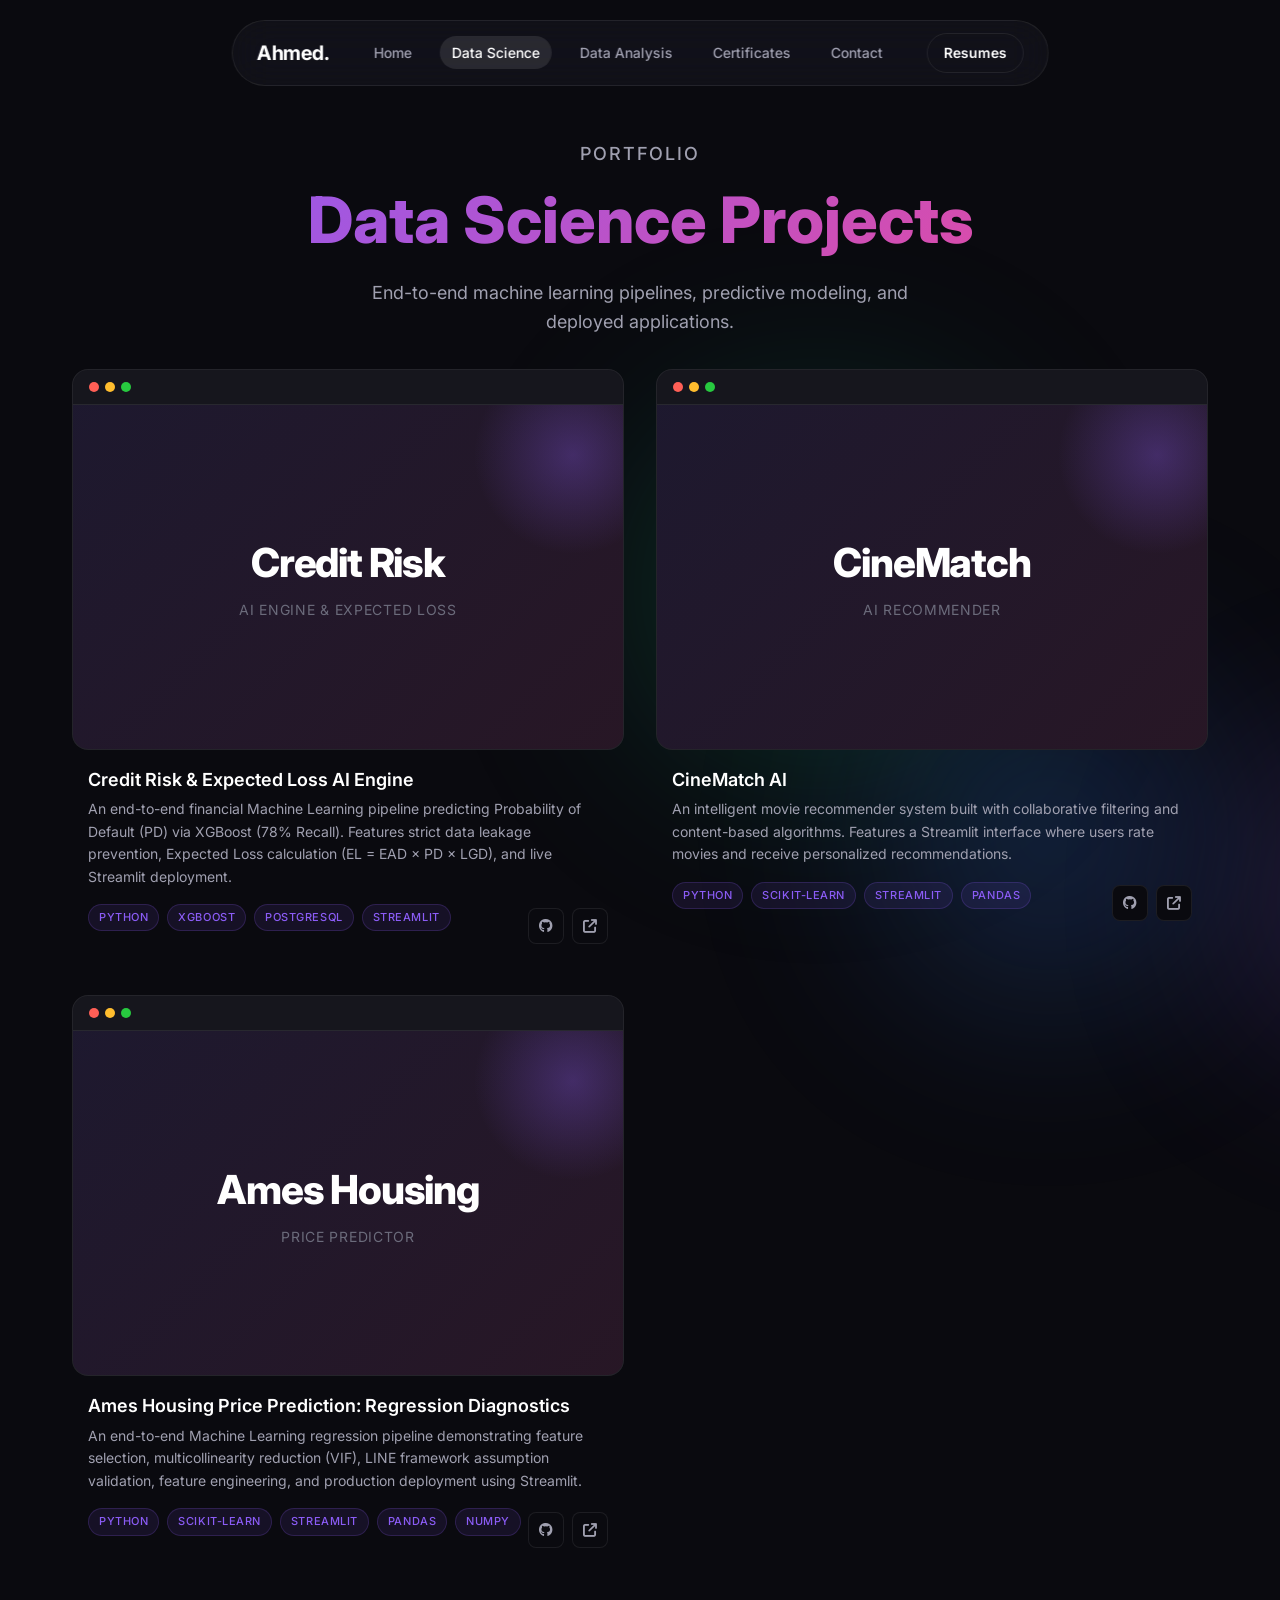
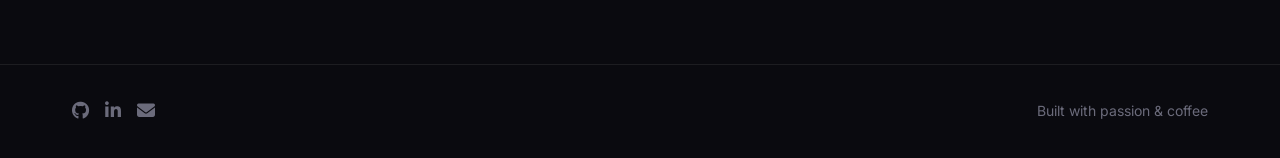
<file: data-science.html>
<!DOCTYPE html>
<html lang="en">
<head>
  <meta charset="UTF-8">
  <meta name="viewport" content="width=device-width, initial-scale=1.0">
  <title>Data Science Projects | Ahmed Iprahim</title>
  <link rel="preconnect" href="https://fonts.googleapis.com">
  <link href="https://fonts.googleapis.com/css2?family=Inter:wght@300;400;500;600;700;800&display=swap" rel="stylesheet">
  <link rel="stylesheet" href="css/style.css">
  <link rel="stylesheet" href="https://cdnjs.cloudflare.com/ajax/libs/font-awesome/6.5.1/css/all.min.css">
  <style>
    .page-header {
      padding-top: 140px;
      padding-bottom: var(--space-md);
      text-align: center;
    }

    .page-header h1 {
      font-size: clamp(2.5rem, 5vw, 4rem);
      font-weight: 800;
      margin-bottom: var(--space-xs);
      background: var(--gradient-purple);
      -webkit-background-clip: text;
      -webkit-text-fill-color: transparent;
      background-clip: text;
    }

    .page-header p {
      color: var(--text-secondary);
      font-size: 1.125rem;
      max-width: 600px;
      margin: 0 auto;
    }

    .projects-grid {
      display: grid;
      grid-template-columns: repeat(auto-fill, minmax(380px, 1fr));
      gap: var(--space-md);
      padding-bottom: var(--space-xl);
    }

    .browser-mockup {
      position: relative;
      background: var(--bg-secondary);
      border: 1px solid var(--border-glass);
      border-radius: var(--radius-lg);
      overflow: hidden;
      transition: all 0.4s ease;
    }

    .browser-mockup:hover {
      transform: translateY(-6px);
      box-shadow: 0 20px 40px rgba(0, 0, 0, 0.4);
    }

    .browser-mockup::before {
      content: '';
      position: absolute;
      inset: 0;
      border-radius: var(--radius-lg);
      padding: 2px;
      background: var(--gradient-purple);
      -webkit-mask: linear-gradient(#fff 0 0) content-box, linear-gradient(#fff 0 0);
      mask: linear-gradient(#fff 0 0) content-box, linear-gradient(#fff 0 0);
      -webkit-mask-composite: xor;
      mask-composite: exclude;
      opacity: 0;
      transition: opacity 0.4s ease;
      pointer-events: none;
    }

    .browser-mockup:hover::before {
      opacity: 1;
    }

    .browser-chrome {
      display: flex;
      align-items: center;
      gap: 6px;
      padding: 12px 16px;
      background: rgba(255, 255, 255, 0.02);
      border-bottom: 1px solid var(--border-glass);
    }

    .browser-dot {
      width: 10px;
      height: 10px;
      border-radius: 50%;
    }

    .browser-dot.red { background: #ff5f56; }
    .browser-dot.yellow { background: #ffbd2e; }
    .browser-dot.green { background: #27c93f; }

    .browser-content {
      aspect-ratio: 16 / 10;
      display: flex;
      align-items: center;
      justify-content: center;
      background: linear-gradient(135deg, rgba(139, 92, 246, 0.1), rgba(236, 72, 153, 0.1));
      position: relative;
      overflow: hidden;
    }

    .project-logo {
      font-size: 2.5rem;
      font-weight: 800;
      letter-spacing: -0.03em;
      color: var(--text-primary);
      text-align: center;
      z-index: 1;
    }

    .project-logo span {
      display: block;
      font-size: 0.875rem;
      font-weight: 400;
      color: var(--text-muted);
      margin-top: 4px;
      letter-spacing: 0.05em;
      text-transform: uppercase;
    }

    .browser-content::after {
      content: '';
      position: absolute;
      width: 200px;
      height: 200px;
      border-radius: 50%;
      background: radial-gradient(circle, rgba(139, 92, 246, 0.3), transparent 70%);
      top: -50px;
      right: -50px;
    }

    .card-info {
      padding: var(--space-sm);
    }

    .card-info h3 {
      font-size: 1.125rem;
      font-weight: 600;
      margin-bottom: 0.25rem;
    }

    .card-info p {
      color: var(--text-secondary);
      font-size: 0.875rem;
      line-height: 1.6;
      margin-bottom: var(--space-sm);
    }

    .card-meta {
      display: flex;
      justify-content: space-between;
      align-items: center;
    }

    .card-tags {
      display: flex;
      gap: 0.5rem;
      flex-wrap: wrap;
    }

    .card-tags span {
      padding: 0.25rem 0.625rem;
      background: rgba(139, 92, 246, 0.1);
      border: 1px solid rgba(139, 92, 246, 0.2);
      border-radius: var(--radius-full);
      font-size: 0.6875rem;
      font-weight: 500;
      color: var(--accent-purple);
      text-transform: uppercase;
      letter-spacing: 0.05em;
    }

    .card-links {
      display: flex;
      gap: 0.5rem;
    }

    .card-links a {
      width: 36px;
      height: 36px;
      display: flex;
      align-items: center;
      justify-content: center;
      border-radius: var(--radius-sm);
      background: var(--bg-primary);
      border: 1px solid var(--border-glass);
      color: var(--text-secondary);
      font-size: 0.875rem;
      text-decoration: none;
      transition: all 0.3s ease;
    }

    .card-links a:hover {
      color: var(--text-primary);
      border-color: var(--accent-purple);
    }

    @media (max-width: 768px) {
      .projects-grid {
        grid-template-columns: 1fr;
      }
    }
  </style>
</head>
<body>
  <div class="orb orb-1"></div>
  <div class="orb orb-2"></div>
  <div class="orb orb-3"></div>

  <nav class="glass-nav">
    <div class="nav-container">
      <a href="index.html" class="nav-logo">Ahmed.</a>
      <ul class="nav-links">
        <li><a href="index.html">Home</a></li>
        <li><a href="data-science.html" class="active">Data Science</a></li>
        <li><a href="data-analysis.html">Data Analysis</a></li>
        <li><a href="certificates.html">Certificates</a></li>
        <li><a href="contact.html">Contact</a></li>
      </ul>
      <a href="resume.html" class="nav-resume">Resumes</a>
    </div>
  </nav>

  <section class="page-header">
    <div class="container">
      <p class="section-label">Portfolio</p>
      <h1>Data Science Projects</h1>
      <p>End-to-end machine learning pipelines, predictive modeling, and deployed applications.</p>
    </div>
  </section>

  <section class="container">
    <div class="projects-grid">

      <!-- Flagship Project: Credit Risk AI Engine -->
      <div class="project-card">
        <div class="browser-mockup" onclick="window.open('https://credit-risk-ai-eng.streamlit.app/', '_blank')" style="cursor: pointer;">
          <div class="browser-chrome">
            <span class="browser-dot red"></span>
            <span class="browser-dot yellow"></span>
            <span class="browser-dot green"></span>
          </div>
          <div class="browser-content">
            <div class="project-logo">
              Credit Risk
              <span>AI Engine & Expected Loss</span>
            </div>
          </div>
        </div>
        <div class="card-info">
          <h3 onclick="window.open('https://credit-risk-ai-eng.streamlit.app/', '_blank')" style="cursor: pointer;">Credit Risk & Expected Loss AI Engine</h3>
          <p onclick="window.open('https://credit-risk-ai-eng.streamlit.app/', '_blank')" style="cursor: pointer;">An end-to-end financial Machine Learning pipeline predicting Probability of Default (PD) via XGBoost (78% Recall). Features strict data leakage prevention, Expected Loss calculation (EL = EAD × PD × LGD), and live Streamlit deployment.</p>
          <div class="card-meta">
            <div class="card-tags">
              <span>Python</span>
              <span>XGBoost</span>
              <span>PostgreSQL</span>
              <span>Streamlit</span>
            </div>
            <div class="card-links">
              <a href="https://github.com/afadamarcello-code/credit-risk-expected-loss-engine" target="_blank" aria-label="GitHub">
                <i class="fa-brands fa-github"></i>
              </a>
              <a href="https://credit-risk-ai-eng.streamlit.app/" target="_blank" aria-label="Live Demo">
                <i class="fa-solid fa-arrow-up-right-from-square"></i>
              </a>
            </div>
          </div>
        </div>
      </div>

      <!-- Project 2: CineMatch AI -->
      <div class="project-card">
        <div class="browser-mockup" onclick="window.open('https://movie-recommender-system-afadamarcello.streamlit.app/', '_blank')" style="cursor: pointer;">
          <div class="browser-chrome">
            <span class="browser-dot red"></span>
            <span class="browser-dot yellow"></span>
            <span class="browser-dot green"></span>
          </div>
          <div class="browser-content">
            <div class="project-logo">
              CineMatch
              <span>AI Recommender</span>
            </div>
          </div>
        </div>
        <div class="card-info">
          <h3 onclick="window.open('https://movie-recommender-system-afadamarcello.streamlit.app/', '_blank')" style="cursor: pointer;">CineMatch AI</h3>
          <p onclick="window.open('https://movie-recommender-system-afadamarcello.streamlit.app/', '_blank')" style="cursor: pointer;">An intelligent movie recommender system built with collaborative filtering and content-based algorithms. Features a Streamlit interface where users rate movies and receive personalized recommendations.</p>
          <div class="card-meta">
            <div class="card-tags">
              <span>Python</span>
              <span>Scikit-learn</span>
              <span>Streamlit</span>
              <span>Pandas</span>
            </div>
            <div class="card-links">
              <a href="https://github.com/afadamarcello-code" target="_blank" aria-label="GitHub">
                <i class="fa-brands fa-github"></i>
              </a>
              <a href="https://movie-recommender-system-afadamarcello.streamlit.app/" target="_blank" aria-label="Live Demo">
                <i class="fa-solid fa-arrow-up-right-from-square"></i>
              </a>
            </div>
          </div>
        </div>
      </div>

      <!-- Project 3: Ames Housing (FIXED BUGGED LINK) -->
      <div class="project-card">
        <div class="browser-mockup" onclick="window.open('https://ames-housing-regression-dkw9jkvvcnnmovw8zq7xp3.streamlit.app/', '_blank')" style="cursor: pointer;">
          <div class="browser-chrome">
            <span class="browser-dot red"></span>
            <span class="browser-dot yellow"></span>
            <span class="browser-dot green"></span>
          </div>
          <div class="browser-content">
            <div class="project-logo">
              Ames Housing
              <span>Price Predictor</span>
            </div>
          </div>
        </div>
        <div class="card-info">
          <h3 onclick="window.open('https://ames-housing-regression-dkw9jkvvcnnmovw8zq7xp3.streamlit.app/', '_blank')" style="cursor: pointer;">Ames Housing Price Prediction: Regression Diagnostics</h3>
          <p onclick="window.open('https://ames-housing-regression-dkw9jkvvcnnmovw8zq7xp3.streamlit.app/', '_blank')" style="cursor: pointer;">An end-to-end Machine Learning regression pipeline demonstrating feature selection, multicollinearity reduction (VIF), LINE framework assumption validation, feature engineering, and production deployment using Streamlit.</p>
          <div class="card-meta">
            <div class="card-tags">
              <span>Python</span>
              <span>Scikit-learn</span>
              <span>Streamlit</span>
              <span>Pandas</span>
              <span>NumPy</span>
            </div>
            <div class="card-links">
              <a href="https://github.com/afadamarcello-code/ames-housing-regression/tree/main" target="_blank" aria-label="GitHub">
                <i class="fa-brands fa-github"></i>
              </a>
              <a href="https://ames-housing-regression-dkw9jkvvcnnmovw8zq7xp3.streamlit.app/" target="_blank" aria-label="Live Demo">
                <i class="fa-solid fa-arrow-up-right-from-square"></i>
              </a>
            </div>
          </div>
        </div>
      </div>

    </div>
  </section>

  <footer>
    <div class="container">
      <div class="footer-content">
        <div class="footer-social">
          <a href="https://github.com/afadamarcello-code" target="_blank"><i class="fa-brands fa-github"></i></a>
          <a href="https://linkedin.com/in/ahmed-iprahim-a51240133" target="_blank"><i class="fa-brands fa-linkedin-in"></i></a>
          <a href="mailto:ahmediprahim750@gmail.com"><i class="fa-solid fa-envelope"></i></a>
        </div>
        <p class="footer-text">Built with passion & coffee</p>
      </div>
    </div>
  </footer>

  <script src="js/script.js"></script>
</body>
</html>
</file>
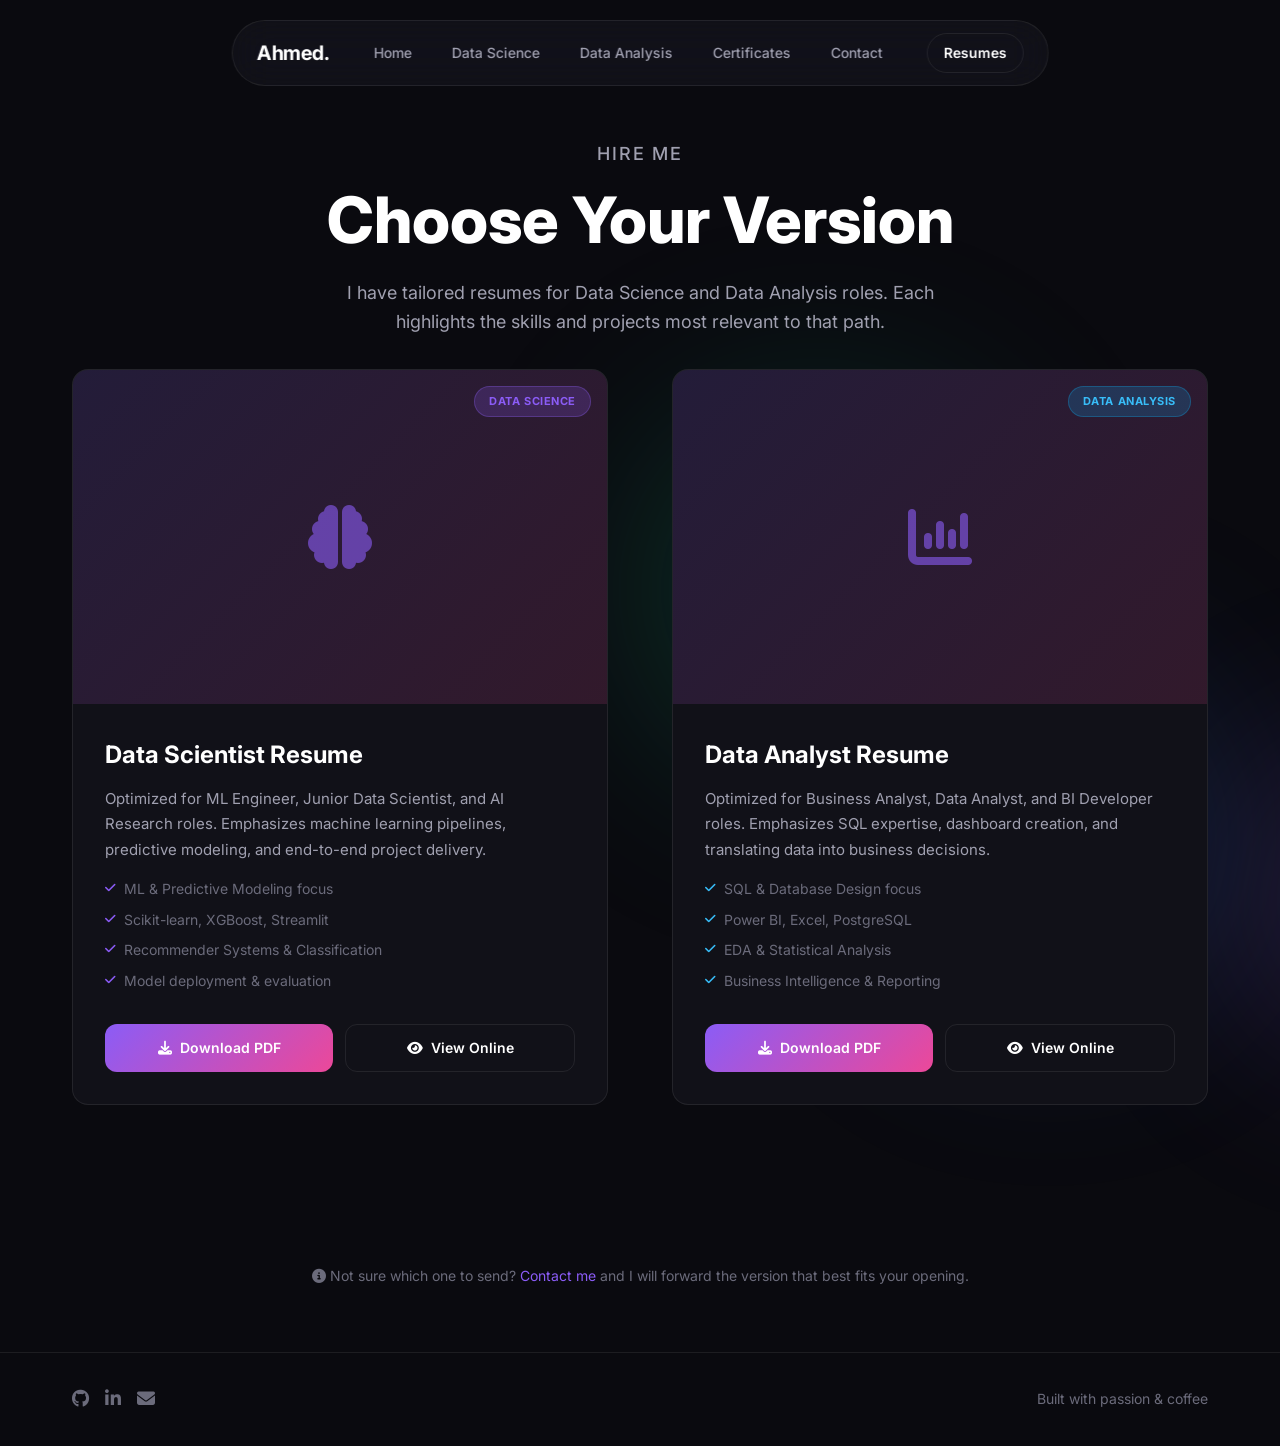
<file: resume.html>
<!DOCTYPE html>
<html lang="en">
<head>
  <meta charset="UTF-8">
  <meta name="viewport" content="width=device-width, initial-scale=1.0">
  <title>Ahmed Ibrahim | Resumes</title>
  <link rel="preconnect" href="https://fonts.googleapis.com">
  <link rel="preconnect" href="https://fonts.gstatic.com" crossorigin>
  <link href="https://fonts.googleapis.com/css2?family=Inter:wght@300;400;500;600;700;800&display=swap" rel="stylesheet">
  <link rel="stylesheet" href="css/style.css">
  <link rel="stylesheet" href="https://cdnjs.cloudflare.com/ajax/libs/font-awesome/6.5.1/css/all.min.css">
  <style>
    .page-header {
      padding-top: 140px;
      padding-bottom: var(--space-md);
      text-align: center;
    }
    .page-header h1 {
      font-size: clamp(2.5rem, 5vw, 4rem);
      font-weight: 800;
      margin-bottom: var(--space-xs);
    }
    .page-header p {
      color: var(--text-secondary);
      font-size: 1.125rem;
      max-width: 600px;
      margin: 0 auto;
    }
    .resume-grid {
      display: grid;
      grid-template-columns: repeat(2, 1fr);
      gap: var(--space-lg);
      padding-bottom: var(--space-xl);
    }
    .resume-card {
      background: var(--bg-secondary);
      border: 1px solid var(--border-glass);
      border-radius: var(--radius-lg);
      overflow: hidden;
      transition: all 0.4s cubic-bezier(0.4, 0, 0.2, 1);
      position: relative;
    }
    .resume-card:hover {
      transform: translateY(-8px);
      border-color: var(--accent-purple);
      box-shadow: 0 20px 40px rgba(139, 92, 246, 0.15);
    }
    .resume-card::before {
      content: "";
      position: absolute;
      top: 0; left: 0; right: 0;
      height: 4px;
      background: linear-gradient(90deg, var(--accent-purple), var(--accent-pink));
      opacity: 0;
      transition: opacity 0.3s ease;
    }
    .resume-card:hover::before {
      opacity: 1;
    }
    .resume-preview {
      width: 100%;
      aspect-ratio: 16 / 10;
      background: linear-gradient(135deg, rgba(139, 92, 246, 0.15), rgba(236, 72, 153, 0.15));
      display: flex;
      align-items: center;
      justify-content: center;
      position: relative;
      overflow: hidden;
    }
    .resume-preview i {
      font-size: 4rem;
      color: var(--accent-purple);
      opacity: 0.6;
      transition: transform 0.3s ease;
    }
    .resume-card:hover .resume-preview i {
      transform: scale(1.1);
    }
    .resume-badge {
      position: absolute;
      top: 1rem; right: 1rem;
      padding: 0.375rem 0.875rem;
      border-radius: var(--radius-full);
      font-size: 0.6875rem;
      font-weight: 700;
      text-transform: uppercase;
      letter-spacing: 0.05em;
    }
    .badge-ds {
      background: rgba(139, 92, 246, 0.2);
      color: var(--accent-purple);
      border: 1px solid rgba(139, 92, 246, 0.3);
    }
    .badge-da {
      background: rgba(14, 165, 233, 0.2);
      color: #38bdf8;
      border: 1px solid rgba(14, 165, 233, 0.3);
    }
    .resume-body {
      padding: var(--space-md);
    }
    .resume-body h3 {
      font-size: 1.5rem;
      font-weight: 700;
      margin-bottom: 0.75rem;
    }
    .resume-desc {
      color: var(--text-secondary);
      font-size: 0.9375rem;
      line-height: 1.7;
      margin-bottom: var(--space-sm);
    }
    .resume-highlights {
      list-style: none;
      padding: 0;
      margin: 0 0 var(--space-md) 0;
    }
    .resume-highlights li {
      display: flex;
      align-items: flex-start;
      gap: 0.5rem;
      color: var(--text-muted);
      font-size: 0.875rem;
      margin-bottom: 0.5rem;
    }
    .resume-highlights li i {
      color: var(--accent-purple);
      font-size: 0.75rem;
      margin-top: 0.25rem;
      flex-shrink: 0;
    }
    .da-highlights li i {
      color: #38bdf8;
    }
    .resume-actions {
      display: flex;
      gap: 0.75rem;
      flex-wrap: wrap;
    }
    .btn-resume {
      flex: 1;
      min-width: 140px;
      padding: 0.75rem 1.25rem;
      border-radius: var(--radius-md);
      font-weight: 600;
      font-size: 0.875rem;
      text-decoration: none;
      text-align: center;
      display: inline-flex;
      align-items: center;
      justify-content: center;
      gap: 0.5rem;
      transition: all 0.2s ease;
    }
    .btn-resume-primary {
      background: linear-gradient(135deg, var(--accent-purple), var(--accent-pink));
      color: white;
      border: none;
    }
    .btn-resume-primary:hover {
      transform: translateY(-2px);
      box-shadow: 0 8px 20px rgba(139, 92, 246, 0.3);
    }
    .btn-resume-outline {
      background: transparent;
      color: var(--text-primary);
      border: 1px solid var(--border-glass);
    }
    .btn-resume-outline:hover {
      border-color: var(--accent-purple);
      color: var(--accent-purple);
    }
    .resume-note {
      text-align: center;
      padding: var(--space-lg) 0;
      color: var(--text-muted);
      font-size: 0.875rem;
    }
    .resume-note a {
      color: var(--accent-purple);
      text-decoration: none;
    }
    .resume-note a:hover {
      text-decoration: underline;
    }
    @media (max-width: 768px) {
      .resume-grid {
        grid-template-columns: 1fr;
        gap: var(--space-md);
      }
      .resume-actions {
        flex-direction: column;
      }
      .btn-resume {
        width: 100%;
      }
    }
  </style>
</head>
<body>
  <div class="orb orb-1"></div>
  <div class="orb orb-2"></div>
  <div class="orb orb-3"></div>

  <nav class="glass-nav">
    <div class="nav-container">
      <a href="index.html" class="nav-logo">Ahmed.</a>
      <ul class="nav-links">
        <li><a href="index.html">Home</a></li>
        <li><a href="data-science.html">Data Science</a></li>
        <li><a href="data-analysis.html">Data Analysis</a></li>
        <li><a href="certificates.html">Certificates</a></li>
        <li><a href="contact.html">Contact</a></li>
      </ul>
      <a href="resume.html" class="nav-resume active">Resumes</a>
    </div>
  </nav>

  <section class="page-header">
    <div class="container">
      <p class="section-label">Hire Me</p>
      <h1>Choose Your Version</h1>
      <p>I have tailored resumes for Data Science and Data Analysis roles. Each highlights the skills and projects most relevant to that path.</p>
    </div>
  </section>

  <section class="container">
    <div class="resume-grid">

      <div class="resume-card">
        <div class="resume-preview">
          <span class="resume-badge badge-ds">Data Science</span>
          <i class="fa-solid fa-brain"></i>
        </div>
        <div class="resume-body">
          <h3>Data Scientist Resume</h3>
          <p class="resume-desc">
            Optimized for ML Engineer, Junior Data Scientist, and AI Research roles. 
            Emphasizes machine learning pipelines, predictive modeling, and end-to-end project delivery.
          </p>
          <ul class="resume-highlights">
            <li><i class="fa-solid fa-check"></i> ML & Predictive Modeling focus</li>
            <li><i class="fa-solid fa-check"></i> Scikit-learn, XGBoost, Streamlit</li>
            <li><i class="fa-solid fa-check"></i> Recommender Systems & Classification</li>
            <li><i class="fa-solid fa-check"></i> Model deployment & evaluation</li>
          </ul>
          <div class="resume-actions">
            <a href="assets/Ahmed_Iprahim_Abdelhamed_DS.pdf" class="btn-resume btn-resume-primary" target="_blank">
              <i class="fa-solid fa-download"></i> Download PDF
            </a>
            <a href="assets/Ahmed_Iprahim_Abdelhamed_DS.pdf" class="btn-resume btn-resume-outline" target="_blank">
              <i class="fa-solid fa-eye"></i> View Online
            </a>
          </div>
        </div>
      </div>

      <div class="resume-card">
        <div class="resume-preview">
          <span class="resume-badge badge-da">Data Analysis</span>
          <i class="fa-solid fa-chart-column"></i>
        </div>
        <div class="resume-body">
          <h3>Data Analyst Resume</h3>
          <p class="resume-desc">
            Optimized for Business Analyst, Data Analyst, and BI Developer roles. 
            Emphasizes SQL expertise, dashboard creation, and translating data into business decisions.
          </p>
          <ul class="resume-highlights da-highlights">
            <li><i class="fa-solid fa-check"></i> SQL & Database Design focus</li>
            <li><i class="fa-solid fa-check"></i> Power BI, Excel, PostgreSQL</li>
            <li><i class="fa-solid fa-check"></i> EDA & Statistical Analysis</li>
            <li><i class="fa-solid fa-check"></i> Business Intelligence & Reporting</li>
          </ul>
          <div class="resume-actions">
            <a href="assets/Ahmed_Iprahim_Abdelhamed_DA.pdf" class="btn-resume btn-resume-primary" target="_blank">
              <i class="fa-solid fa-download"></i> Download PDF
            </a>
            <a href="assets/Ahmed_Iprahim_Abdelhamed_DA.pdf" class="btn-resume btn-resume-outline" target="_blank">
              <i class="fa-solid fa-eye"></i> View Online
            </a>
          </div>
        </div>
      </div>

    </div>

    <div class="resume-note">
      <p><i class="fa-solid fa-circle-info"></i> Not sure which one to send? <a href="contact.html">Contact me</a> and I will forward the version that best fits your opening.</p>
    </div>
  </section>

  <footer>
    <div class="container">
      <div class="footer-content">
        <div class="footer-social">
          <a href="https://github.com/afadamarcello-code" target="_blank" aria-label="GitHub"><i class="fa-brands fa-github"></i></a>
          <a href="https://linkedin.com/in/ahmed-iprahim-a51240133" target="_blank" aria-label="LinkedIn"><i class="fa-brands fa-linkedin-in"></i></a>
          <a href="mailto:ahmediprahim750@gmail.com" aria-label="Email"><i class="fa-solid fa-envelope"></i></a>
        </div>
        <p class="footer-text">Built with passion & coffee</p>
      </div>
    </div>
  </footer>

  <script src="js/script.js"></script>
</body>
</html>
</file>
<file: css/style.css>
/* ==========================================================================
   CRASH COURSE: CSS BASICS
   ==========================================================================

   CSS Syntax: selector { property: value; }

   Example:
   h1 { color: red; }
   ↑      ↑       ↑
   |      |       |
   What   What    How
   to     to      it looks
   style  change

   SELECTORS:
   - .class  → targets elements with class="class" (reusable)
   - #id     → targets element with id="id" (unique)
   - element → targets all <element> tags
   - *       → targets EVERYTHING (universal selector)
*/

/* ==========================================================================
   STEP 1: CSS VARIABLES (Custom Properties)
   ==========================================================================

   Variables let you define a value once, use it everywhere.
   If you want to change your primary color, you change ONE line.

   Syntax: --variable-name: value;
   Usage:  var(--variable-name);
*/
:root {
  /* 
    :root = the <html> element.
    Variables defined here are available everywhere.
  */

  /* Colors - AyaNexus Dark Theme */
  --bg-primary: #0a0a0f;       /* Deep black-blue background */
  --bg-secondary: #111118;      /* Slightly lighter for cards */
  --bg-glass: rgba(255, 255, 255, 0.03);  /* Semi-transparent white */
  --border-glass: rgba(255, 255, 255, 0.08); /* Subtle border */

  /* Text Colors */
  --text-primary: #ffffff;      /* Main headings */
  --text-secondary: #a0a0b0;    /* Body text, descriptions */
  --text-muted: #6b6b7b;        /* Dates, labels */

  /* Accent Colors (Gradients) */
  --accent-purple: #8b5cf6;
  --accent-blue: #3b82f6;
  --accent-green: #10b981;
  --accent-pink: #ec4899;
  --accent-orange: #f59e0b;

  /* Gradient Combinations */
  --gradient-purple: linear-gradient(135deg, #8b5cf6, #ec4899);
  --gradient-blue: linear-gradient(135deg, #3b82f6, #06b6d4);
  --gradient-green: linear-gradient(135deg, #10b981, #3b82f6);
  --gradient-orange: linear-gradient(135deg, #f59e0b, #ef4444);

  /* Typography */
  --font-main: 'Inter', -apple-system, BlinkMacSystemFont, sans-serif;
  /* 
    Font stack: Try Inter first. If unavailable, try system fonts.
    This ensures text looks good on all devices.
  */

  /* Spacing Scale */
  --space-xs: 0.5rem;   /* 8px */
  --space-sm: 1rem;     /* 16px */
  --space-md: 2rem;     /* 32px */
  --space-lg: 4rem;     /* 64px */
  --space-xl: 6rem;     /* 96px */

  /* Border Radius */
  --radius-sm: 8px;
  --radius-md: 12px;
  --radius-lg: 16px;
  --radius-xl: 24px;
  --radius-full: 9999px;  /* Perfect circle/pill */
}

/* ==========================================================================
   STEP 2: CSS RESET (Normalize Browser Defaults)
   ==========================================================================

   Browsers add default margins/paddings that differ.
   This resets everything to a consistent baseline.
*/
*,
*::before,
*::after {
  /* 
    * = universal selector (targets EVERY element)
    *::before = pseudo-element before content
    *::after = pseudo-element after content

    box-sizing: border-box;
    Makes padding and border INSIDE the element's total width.
    Without this, a 300px box with 20px padding becomes 340px.
    With this, it stays 300px (padding eats into the inside).
  */
  box-sizing: border-box;
  margin: 0;
  padding: 0;
}

html {
  /* Smooth scrolling when clicking nav links */
  scroll-behavior: smooth;
  /* Base font size: 16px. All "rem" units are relative to this. */
  font-size: 16px;
}

body {
  font-family: var(--font-main);
  background-color: var(--bg-primary);
  color: var(--text-primary);
  /* Line height: 1.6 = 160% of font size. Comfortable reading. */
  line-height: 1.6;
  /* Prevent horizontal scroll from orbs */
  overflow-x: hidden;
}

/* ==========================================================================
   STEP 3: UTILITY CLASSES (Reusable Building Blocks)
   ==========================================================================

   A "container" centers content and limits its width.
   Without this, text stretches across the entire screen on wide monitors.
*/
.container {
  max-width: 1200px;      /* Don't get wider than 1200px */
  margin: 0 auto;         /* Center horizontally (auto = equal left/right) */
  padding: 0 var(--space-md);  /* 32px padding on sides */
}

.section-title {
  font-size: 2.5rem;      /* 40px */
  font-weight: 700;       /* Bold */
  margin-bottom: var(--space-md);
  letter-spacing: -0.02em;  /* Slightly tighter letter spacing */
}

.section-label {
  color: var(--accent-purple);
  font-size: 0.875rem;    /* 14px */
  font-weight: 500;
  text-transform: uppercase;  /* ALL CAPS */
  letter-spacing: 0.1em;  /* Wide letter spacing */
  margin-bottom: var(--space-xs);
}

/* ==========================================================================
   STEP 4: FLOATING ORBS (The Mouse-Following Gradient Blobs)
   ==========================================================================

   These are large, blurred, colored circles that follow the mouse.
   They create the "AyaNexus" ambient glow effect.

   position: fixed = stays in viewport even when scrolling
   pointer-events: none = mouse clicks pass through (doesn't block clicking)
   filter: blur() = makes edges soft and glowy
   z-index: -1 = puts them BEHIND all content
*/
.orb {
  position: fixed;
  border-radius: 50%;     /* Perfect circle */
  filter: blur(100px);    /* Heavy blur = soft glow */
  opacity: 0.35;          /* Semi-transparent */
  pointer-events: none;   /* Click-through */
  z-index: -1;            /* Behind everything */
  transition: transform 0.4s ease-out;  /* Smooth movement */
}

.orb-1 {
  width: 500px;
  height: 500px;
  background: radial-gradient(circle, var(--accent-green), transparent 70%);
  top: 10%;
  left: 10%;
}

.orb-2 {
  width: 400px;
  height: 400px;
  background: radial-gradient(circle, var(--accent-purple), transparent 70%);
  top: 50%;
  right: 10%;
}

.orb-3 {
  width: 450px;
  height: 450px;
  background: radial-gradient(circle, var(--accent-blue), transparent 70%);
  bottom: 10%;
  left: 30%;
}

/* ==========================================================================
   STEP 5: NAVIGATION (Glassmorphism Pill)
   ==========================================================================

   Glassmorphism = frosted glass effect.
   backdrop-filter: blur() blurs whatever is behind the element.
   background: rgba() = semi-transparent background.
*/
.glass-nav {
  position: fixed;        /* Sticks to top when scrolling */
  top: 20px;             /* 20px from top */
  left: 50%;             /* Start at center */
  transform: translateX(-50%);  /* Shift back by half width (true center) */
  z-index: 1000;         /* Above everything else */

  /* Glass effect */
  background: var(--bg-glass);
  backdrop-filter: blur(20px) saturate(180%);
  -webkit-backdrop-filter: blur(20px) saturate(180%);  /* Safari support */
  border: 1px solid var(--border-glass);
  border-radius: var(--radius-full);  /* Pill shape */
  padding: 0.75rem 1.5rem;
}

.nav-container {
  display: flex;          /* Arrange children in a row */
  align-items: center;    /* Vertically center */
  gap: var(--space-md);   /* Space between items */
}

.nav-logo {
  font-size: 1.25rem;
  font-weight: 700;
  color: var(--text-primary);
  text-decoration: none;  /* Remove underline */
  letter-spacing: -0.02em;
}

.nav-links {
  display: flex;
  list-style: none;       /* Remove bullet points */
  gap: var(--space-sm);   /* Space between links */
}

.nav-links a {
  color: var(--text-secondary);
  text-decoration: none;
  font-size: 0.875rem;
  font-weight: 500;
  padding: 0.5rem 0.75rem;
  border-radius: var(--radius-full);
  transition: all 0.3s ease;  /* Smooth color change on hover */
}

/* 
   :hover = when mouse is over the element
   :active = when element is the current page
*/
.nav-links a:hover,
.nav-links a.active {
  color: var(--text-primary);
  background: rgba(255, 255, 255, 0.1);
}

.nav-resume {
  color: var(--text-primary);
  text-decoration: none;
  font-size: 0.875rem;
  font-weight: 600;
  padding: 0.5rem 1rem;
  border: 1px solid var(--border-glass);
  border-radius: var(--radius-full);
  transition: all 0.3s ease;
}

.nav-resume:hover {
  background: var(--text-primary);
  color: var(--bg-primary);
}

/* ==========================================================================
   STEP 6: HERO SECTION
   ==========================================================================
*/
#hero {
  min-height: 100vh;      /* At least full screen height */
  display: flex;
  align-items: center;    /* Vertically center */
  justify-content: center; /* Horizontally center */
  text-align: center;
  padding-top: 80px;      /* Space for fixed nav */
}

.greeting {
  color: var(--text-secondary);
  font-size: 1.125rem;    /* 18px */
  margin-bottom: var(--space-xs);
}

.hero-title {
  font-size: clamp(3rem, 8vw, 6rem);  /* Responsive: min 3rem, preferred 8vw, max 6rem */
  font-weight: 800;
  line-height: 1.1;
  margin-bottom: var(--space-sm);
  /* Gradient text effect */
  background: linear-gradient(135deg, #fff 0%, #a0a0b0 100%);
  -webkit-background-clip: text;
  -webkit-text-fill-color: transparent;
  background-clip: text;
}

.hero-subtitle {
  color: var(--text-secondary);
  font-size: 1.125rem;
  max-width: 600px;
  margin: 0 auto var(--space-md);
}

.social-links {
  display: flex;
  justify-content: center;
  gap: var(--space-sm);
}

.social-links a {
  width: 48px;
  height: 48px;
  display: flex;
  align-items: center;
  justify-content: center;
  border-radius: var(--radius-md);
  background: var(--bg-secondary);
  border: 1px solid var(--border-glass);
  color: var(--text-secondary);
  font-size: 1.25rem;
  text-decoration: none;
  transition: all 0.3s ease;
}

.social-links a:hover {
  color: var(--text-primary);
  border-color: var(--accent-purple);
  transform: translateY(-2px);  /* Slight lift */
  box-shadow: 0 0 20px rgba(139, 92, 246, 0.3);  /* Purple glow */
}

/* ==========================================================================
   STEP 7: TECH STACK MARQUEE (Infinite Scroll)
   ==========================================================================

   Marquee = content that scrolls horizontally forever.
   We use CSS animation to move the content, then duplicate it for seamless loop.
*/
#tech-stack {
  padding: var(--space-lg) 0;
  overflow: hidden;       /* Hide content that scrolls out */
}

.marquee {
  position: relative;
  width: 100%;
  overflow: hidden;
}

.marquee-content {
  display: flex;
  gap: var(--space-md);
  animation: marquee 25s linear infinite;
  /* 
     animation: name duration timing-function iteration-count
     linear = constant speed
     infinite = never stops
  */
  width: max-content;     /* Only as wide as content */
}

/* Pause animation on hover */
.marquee:hover .marquee-content {
  animation-play-state: paused;
}

@keyframes marquee {
  /* 
     @keyframes = define an animation sequence.
     from/to or 0%/100% = start/end states.
  */
  0% {
    transform: translateX(0);
  }
  100% {
    transform: translateX(-50%);  /* Move half way (because we duplicated content) */
  }
}

.tech-item {
  display: flex;
  align-items: center;
  gap: 0.5rem;
  padding: 0.75rem 1.5rem;
  background: var(--bg-secondary);
  border: 1px solid var(--border-glass);
  border-radius: var(--radius-full);
  color: var(--text-secondary);
  font-size: 0.9375rem;
  font-weight: 500;
  white-space: nowrap;    /* Don't wrap to next line */
  flex-shrink: 0;         /* Don't shrink when space is tight */
}

.tech-item i {
  font-size: 1.25rem;
  color: var(--accent-purple);
}

/* ==========================================================================
   STEP 8: SKILLS ACCORDION
   ==========================================================================
*/
#skills {
  padding: var(--space-xl) 0;
}

.skills-grid {
  display: grid;
  grid-template-columns: 1fr 1fr;  /* Two equal columns */
  gap: var(--space-lg);
  align-items: start;
}

/* 
   ACCORDION
   Each item has a header (button) and panel (content).
   Panel is hidden by default, shown when item is active.
*/
.accordion {
  display: flex;
  flex-direction: column;
  gap: var(--space-sm);
}

.accordion-item {
  background: var(--bg-secondary);
  border: 1px solid var(--border-glass);
  border-radius: var(--radius-md);
  overflow: hidden;       /* Hide panel when closed */
}

.accordion-header {
  width: 100%;
  display: flex;
  align-items: center;
  gap: var(--space-sm);
  padding: var(--space-sm) var(--space-md);
  background: none;
  border: none;
  color: var(--text-primary);
  font-family: inherit;
  font-size: 1rem;
  font-weight: 600;
  cursor: pointer;        /* Hand cursor on hover */
  text-align: left;
}

.accordion-icon {
  width: 36px;
  height: 36px;
  display: flex;
  align-items: center;
  justify-content: center;
  background: var(--gradient-purple);
  border-radius: var(--radius-sm);
  font-size: 0.875rem;
}

.accordion-header .arrow {
  margin-left: auto;      /* Push to right side */
  color: var(--text-muted);
  transition: transform 0.3s ease;
}

/* Rotate arrow when item is active */
.accordion-item.active .arrow {
  transform: rotate(180deg);
}

.accordion-panel {
  max-height: 0;          /* Hidden by default */
  overflow: hidden;
  transition: max-height 0.4s ease, padding 0.4s ease;
}

/* When item has "active" class, show panel */
.accordion-item.active .accordion-panel {
  max-height: 300px;      /* Enough height for content */
  padding: 0 var(--space-md) var(--space-sm) calc(var(--space-md) + 52px);
}

.accordion-panel p {
  color: var(--text-secondary);
  font-size: 0.9375rem;
  line-height: 1.7;
}

/* CODE BLOCK (Right side decoration) */
.code-block {
  background: var(--bg-secondary);
  border: 1px solid var(--border-glass);
  border-radius: var(--radius-md);
  overflow: hidden;
}

.code-header {
  display: flex;
  align-items: center;
  gap: 0.5rem;
  padding: 0.75rem var(--space-sm);
  background: rgba(255, 255, 255, 0.02);
  border-bottom: 1px solid var(--border-glass);
}

.dot {
  width: 12px;
  height: 12px;
  border-radius: 50%;
}

.dot.red { background: #ff5f56; }
.dot.yellow { background: #ffbd2e; }
.dot.green { background: #27c93f; }

.code-title {
  margin-left: auto;
  color: var(--text-muted);
  font-size: 0.75rem;
}

.code-body {
  padding: var(--space-sm);
  overflow-x: auto;
}

.code-body code {
  font-family: 'Fira Code', 'Consolas', monospace;
  font-size: 0.8125rem;
  color: var(--text-secondary);
  line-height: 1.8;
}

/* ==========================================================================
   STEP 9: PROJECT CATEGORY CARDS
   ==========================================================================
*/
#projects-preview {
  padding: var(--space-xl) 0;
}

.project-categories {
  display: grid;
  grid-template-columns: repeat(2, 1fr);  /* 2 columns */
  gap: var(--space-md);
}

.category-card {
  position: relative;
  background: var(--bg-secondary);
  border: 1px solid var(--border-glass);
  border-radius: var(--radius-lg);
  padding: var(--space-md);
  text-decoration: none;
  color: inherit;
  overflow: hidden;
  transition: all 0.4s ease;
}

/* Gradient glow behind card */
.card-glow {
  position: absolute;
  top: -50%;
  left: -50%;
  width: 200%;
  height: 200%;
  opacity: 0;
  transition: opacity 0.4s ease;
  pointer-events: none;
}

.ds-card .card-glow {
  background: radial-gradient(circle at center, rgba(139, 92, 246, 0.3), transparent 70%);
}

.da-card .card-glow {
  background: radial-gradient(circle at center, rgba(16, 185, 129, 0.3), transparent 70%);
}

.category-card:hover .card-glow {
  opacity: 1;
}

.category-card:hover {
  transform: translateY(-4px);
  border-color: rgba(139, 92, 246, 0.3);
}

.card-content {
  position: relative;     /* Above the glow */
  z-index: 1;
}

.card-content h3 {
  font-size: 1.5rem;
  margin-bottom: var(--space-xs);
}

.card-content p {
  color: var(--text-secondary);
  font-size: 0.9375rem;
  margin-bottom: var(--space-sm);
}

.card-tags {
  display: flex;
  flex-wrap: wrap;
  gap: 0.5rem;
  margin-bottom: var(--space-sm);
}

.card-tags span {
  padding: 0.25rem 0.75rem;
  background: rgba(255, 255, 255, 0.05);
  border-radius: var(--radius-full);
  font-size: 0.75rem;
  color: var(--text-muted);
}

.card-link {
  display: inline-flex;
  align-items: center;
  gap: 0.5rem;
  color: var(--accent-purple);
  font-size: 0.9375rem;
  font-weight: 600;
}

/* ==========================================================================
   STEP 10: CERTIFICATES PREVIEW
   ==========================================================================
*/
#certificates-preview {
  padding: var(--space-xl) 0;
  background: linear-gradient(180deg, transparent 0%, rgba(139, 92, 246, 0.03) 50%, transparent 100%);
}

.certs-grid {
  display: grid;
  grid-template-columns: repeat(4, 1fr);  /* 4 columns */
  gap: var(--space-sm);
  margin-bottom: var(--space-md);
}

.cert-card {
  background: var(--bg-secondary);
  border: 1px solid var(--border-glass);
  border-radius: var(--radius-md);
  padding: var(--space-sm);
  transition: all 0.3s ease;
}

.cert-card:hover {
  border-color: var(--accent-purple);
  transform: translateY(-2px);
}

.cert-org {
  color: var(--accent-purple);
  font-size: 0.75rem;
  font-weight: 600;
  text-transform: uppercase;
  letter-spacing: 0.05em;
  margin-bottom: 0.25rem;
}

.cert-card h4 {
  font-size: 0.9375rem;
  font-weight: 600;
  margin-bottom: 0.25rem;
}

.cert-date {
  color: var(--text-muted);
  font-size: 0.8125rem;
}

.center-btn {
  text-align: center;
}

.btn-outline {
  display: inline-block;
  padding: 0.75rem 1.5rem;
  border: 1px solid var(--border-glass);
  border-radius: var(--radius-full);
  color: var(--text-secondary);
  text-decoration: none;
  font-size: 0.9375rem;
  font-weight: 500;
  transition: all 0.3s ease;
}

.btn-outline:hover {
  border-color: var(--accent-purple);
  color: var(--text-primary);
  background: rgba(139, 92, 246, 0.1);
}

/* ==========================================================================
   STEP 11: CONTACT PREVIEW
   ==========================================================================
*/
#contact-preview {
  padding: var(--space-xl) 0;
}

.contact-grid {
  display: grid;
  grid-template-columns: 1fr 1fr;
  gap: var(--space-lg);
  align-items: center;
}

.contact-desc {
  color: var(--text-secondary);
  font-size: 1.0625rem;
  margin-bottom: var(--space-sm);
  max-width: 480px;
}

.contact-location {
  color: var(--text-muted);
  font-size: 0.9375rem;
}

.contact-location i {
  color: var(--accent-purple);
  margin-right: 0.5rem;
}

.contact-cta {
  display: flex;
  flex-direction: column;
  align-items: flex-start;
  gap: var(--space-sm);
}

.btn-primary {
  display: inline-block;
  padding: 0.875rem 2rem;
  background: var(--gradient-purple);
  color: white;
  text-decoration: none;
  font-size: 1rem;
  font-weight: 600;
  border-radius: var(--radius-full);
  transition: all 0.3s ease;
  border: none;
  cursor: pointer;
}

.btn-primary:hover {
  transform: translateY(-2px);
  box-shadow: 0 10px 30px rgba(139, 92, 246, 0.4);
}

.contact-social {
  display: flex;
  gap: var(--space-sm);
}

.contact-social a {
  width: 44px;
  height: 44px;
  display: flex;
  align-items: center;
  justify-content: center;
  border-radius: var(--radius-full);
  background: var(--bg-secondary);
  border: 1px solid var(--border-glass);
  color: var(--text-secondary);
  text-decoration: none;
  transition: all 0.3s ease;
}

.contact-social a:hover {
  color: var(--text-primary);
  border-color: var(--accent-purple);
}

/* ==========================================================================
   STEP 12: FOOTER
   ==========================================================================
*/
footer {
  padding: var(--space-md) 0;
  border-top: 1px solid var(--border-glass);
}

.footer-content {
  display: flex;
  justify-content: space-between;  /* Push to edges */
  align-items: center;
}

.footer-social {
  display: flex;
  gap: var(--space-sm);
}

.footer-social a {
  color: var(--text-muted);
  font-size: 1.125rem;
  text-decoration: none;
  transition: color 0.3s ease;
}

.footer-social a:hover {
  color: var(--text-primary);
}

.footer-text {
  color: var(--text-muted);
  font-size: 0.875rem;
}

/* ==========================================================================
   STEP 13: RESPONSIVE DESIGN (Mobile)
   ==========================================================================

   @media = "if screen width is less than X, apply these styles."
   This makes your site look good on phones.
*/
@media (max-width: 768px) {
  /* On screens narrower than 768px (tablets/phones): */

  .nav-links {
    display: none;        /* Hide nav links on mobile */
  }

  .hero-title {
    font-size: 3rem;      /* Smaller title */
  }

  .skills-grid,
  .project-categories,
  .contact-grid {
    grid-template-columns: 1fr;  /* Single column */
  }

  .certs-grid {
    grid-template-columns: repeat(2, 1fr);  /* 2 columns on mobile */
  }

  .section-title {
    font-size: 2rem;
  }
}
/* Fix nav text wrapping */
.nav-links a {
  white-space: nowrap;
}

/* If nav still wraps on smaller screens, reduce padding */
@media (max-width: 900px) {
  .nav-links {
    gap: 1rem;
  }
  .nav-links a {
    font-size: 0.8125rem;
    padding: 0.375rem 0.625rem;
  }
}
</file>
